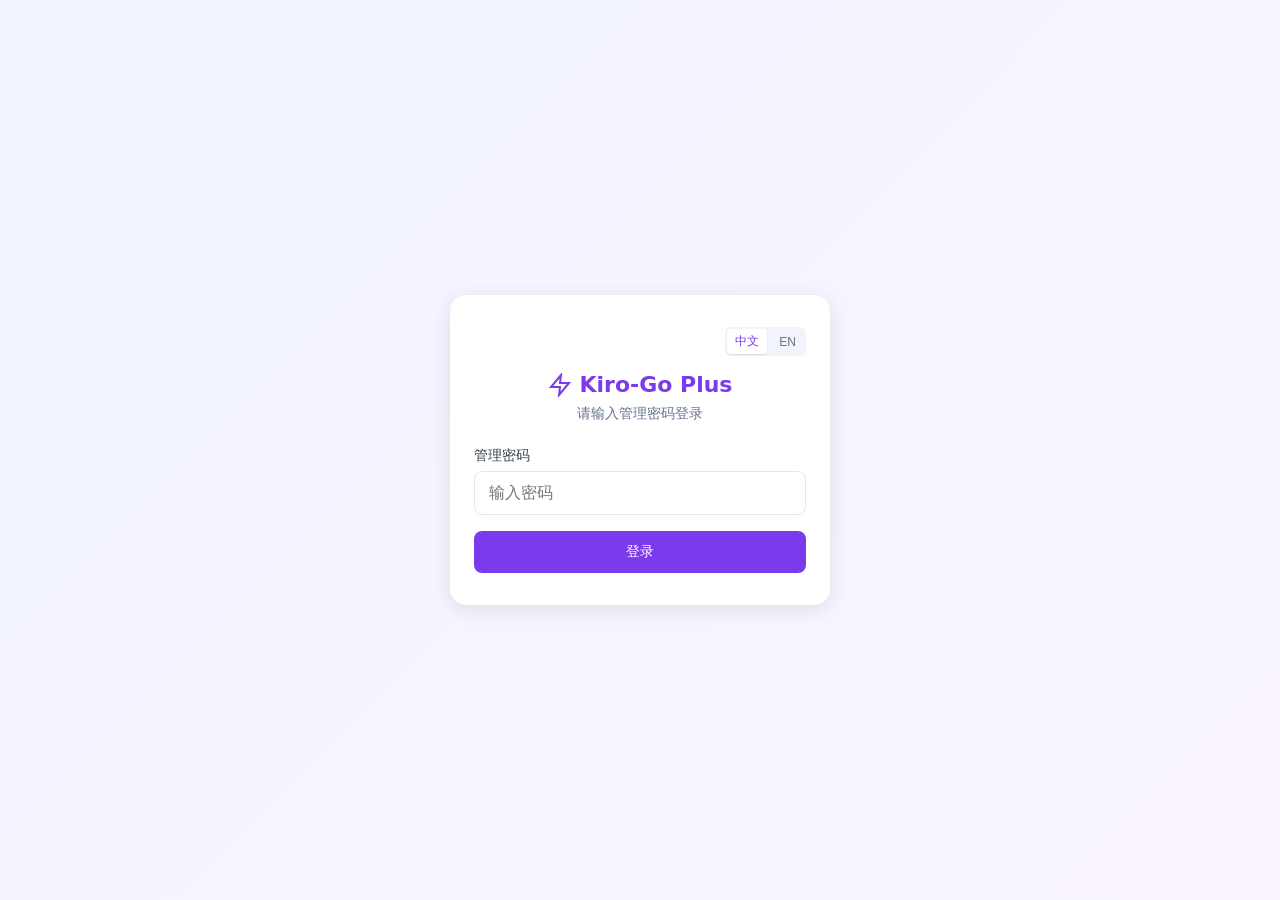
<file: web/index-legacy.html>
<!DOCTYPE html>
<html lang="zh">

<head>
    <meta charset="UTF-8">
    <meta name="viewport" content="width=device-width, initial-scale=1.0, maximum-scale=1.0, user-scalable=no">
    <title>Kiro-Go Plus</title>
    <style>
        * {
            box-sizing: border-box;
            margin: 0;
            padding: 0;
        }

        body {
            font-family: system-ui, -apple-system, sans-serif;
            background: #f8fafc;
            color: #1e293b;
            min-height: 100vh;
            -webkit-tap-highlight-color: transparent;
        }

        .container {
            max-width: 1100px;
            margin: 0 auto;
            padding: 16px;
        }

        .login-wrapper {
            min-height: 100vh;
            display: flex;
            align-items: center;
            justify-content: center;
            background: linear-gradient(135deg, #f0f4ff 0%, #faf5ff 100%);
            padding: 16px;
        }

        .login-box {
            background: #fff;
            padding: 32px 24px;
            border-radius: 16px;
            box-shadow: 0 4px 20px rgba(0, 0, 0, 0.1);
            width: 100%;
            max-width: 380px;
        }

        .login-box h1 {
            text-align: center;
            color: #7c3aed;
            margin-bottom: 8px;
            font-size: 22px;
            justify-content: center;
        }

        .login-box p {
            text-align: center;
            color: #64748b;
            margin-bottom: 24px;
            font-size: 14px;
        }

        .form-group {
            margin-bottom: 16px;
        }

        label {
            display: block;
            margin-bottom: 6px;
            color: #374151;
            font-size: 14px;
            font-weight: 500;
        }

        input[type="text"],
        input[type="password"],
        input[type="number"],
        select,
        textarea {
            width: 100%;
            padding: 12px 14px;
            border: 1px solid #e2e8f0;
            border-radius: 8px;
            font-size: 16px;
            background: #fff;
            color: #1e293b;
            -webkit-appearance: none;
        }

        input:focus,
        textarea:focus {
            outline: none;
            border-color: #7c3aed;
            box-shadow: 0 0 0 3px rgba(124, 58, 237, 0.1);
        }

        textarea {
            resize: vertical;
            min-height: 100px;
            font-family: monospace;
            font-size: 14px;
        }

        .btn {
            padding: 12px 18px;
            border: none;
            border-radius: 8px;
            cursor: pointer;
            font-size: 14px;
            font-weight: 500;
            transition: all 0.2s;
            touch-action: manipulation;
        }

        .btn-primary {
            background: #7c3aed;
            color: white;
        }

        .btn-primary:hover,
        .btn-primary:active {
            background: #6d28d9;
        }

        .btn-danger {
            background: #ef4444;
            color: white;
        }

        .btn-secondary {
            background: #f1f5f9;
            color: #374151;
        }

        .btn-success {
            background: #10B981;
            color: white;
        }

        .btn-sm {
            padding: 8px 12px;
            font-size: 13px;
        }

        .card {
            background: #fff;
            border-radius: 12px;
            padding: 16px;
            margin-bottom: 16px;
            box-shadow: 0 1px 3px rgba(0, 0, 0, 0.1);
        }

        .card-header {
            display: flex;
            justify-content: space-between;
            align-items: center;
            margin-bottom: 16px;
            padding-bottom: 12px;
            border-bottom: 1px solid #e2e8f0;
            flex-wrap: wrap;
            gap: 12px;
        }

        .card-title {
            font-size: 16px;
            font-weight: 600;
        }

        .card-actions {
            display: flex;
            gap: 8px;
            flex-wrap: wrap;
        }

        .stats-grid {
            display: grid;
            grid-template-columns: repeat(3, 1fr);
            gap: 10px;
            margin-bottom: 20px;
        }

        .stat-card {
            background: #fff;
            border-radius: 10px;
            padding: 12px 8px;
            text-align: center;
            box-shadow: 0 1px 3px rgba(0, 0, 0, 0.1);
        }

        .stat-value {
            font-size: 20px;
            font-weight: 700;
            color: #7c3aed;
        }

        .stat-label {
            font-size: 11px;
            color: #64748b;
            margin-top: 2px;
        }

        .badge {
            display: inline-block;
            padding: 3px 8px;
            border-radius: 4px;
            font-size: 11px;
            font-weight: 500;
            white-space: nowrap;
        }

        .badge-success {
            background: #dcfce7;
            color: #16a34a;
        }

        .badge-warning {
            background: #fef3c7;
            color: #d97706;
        }

        .badge-error {
            background: #fee2e2;
            color: #dc2626;
        }

        .badge-info {
            background: #ede9fe;
            color: #7c3aed;
        }

        .badge-pro {
            background: #3b82f6;
            color: white;
        }

        .badge-proplus {
            background: #8b5cf6;
            color: white;
        }

        .badge-power {
            background: #f59e0b;
            color: white;
        }

        .badge-free {
            background: #6b7280;
            color: white;
        }

        .badge-trial {
            background: #10b981;
            color: white;
        }

        .badge-banned {
            background: #dc2626;
            color: white;
        }

        .badge-suspended {
            background: #f59e0b;
            color: white;
        }

        .modal {
            display: none;
            position: fixed;
            top: 0;
            left: 0;
            width: 100%;
            height: 100%;
            background: rgba(0, 0, 0, 0.5);
            z-index: 1000;
            padding: 16px;
            overflow-y: auto;
        }

        .modal.active {
            display: flex;
            align-items: flex-start;
            justify-content: center;
            padding-top: 5vh;
        }

        .modal-content {
            background: #fff;
            border-radius: 12px;
            padding: 20px;
            width: 100%;
            max-width: 600px;
            margin-bottom: 20px;
        }

        .modal-header {
            display: flex;
            justify-content: space-between;
            align-items: center;
            margin-bottom: 20px;
        }

        .modal-title {
            font-size: 18px;
            font-weight: 600;
        }

        .modal-close {
            background: none;
            border: none;
            font-size: 28px;
            cursor: pointer;
            color: #64748b;
            padding: 0 8px;
        }

        .modal-footer {
            margin-top: 20px;
            display: flex;
            gap: 10px;
            justify-content: flex-end;
        }

        .switch {
            position: relative;
            display: inline-block;
            width: 44px;
            height: 24px;
            flex-shrink: 0;
        }

        .switch input {
            opacity: 0;
            width: 0;
            height: 0;
            position: absolute;
        }

        .slider {
            position: absolute;
            cursor: pointer;
            top: 0;
            left: 0;
            right: 0;
            bottom: 0;
            background: #cbd5e1;
            border-radius: 24px;
            transition: 0.3s;
        }

        .slider:before {
            position: absolute;
            content: "";
            height: 18px;
            width: 18px;
            left: 3px;
            bottom: 3px;
            background: white;
            border-radius: 50%;
            transition: 0.3s;
        }

        input:checked+.slider {
            background: #7c3aed;
        }

        input:checked+.slider:before {
            transform: translateX(20px);
        }

        .tabs {
            display: flex;
            gap: 4px;
            margin-bottom: 16px;
            background: #f1f5f9;
            padding: 4px;
            border-radius: 10px;
            overflow-x: auto;
            -webkit-overflow-scrolling: touch;
        }

        .tab {
            padding: 10px 16px;
            border-radius: 8px;
            cursor: pointer;
            color: #64748b;
            font-weight: 500;
            font-size: 14px;
            white-space: nowrap;
            flex-shrink: 0;
        }

        .tab:hover {
            color: #374151;
        }

        .tab.active {
            background: #fff;
            color: #7c3aed;
            box-shadow: 0 1px 3px rgba(0, 0, 0, 0.1);
        }

        .hidden {
            display: none !important;
        }

        .message {
            padding: 12px 16px;
            border-radius: 8px;
            margin-bottom: 12px;
            font-size: 14px;
        }

        .message-error {
            background: #fee2e2;
            color: #dc2626;
        }

        .endpoint {
            background: #f8fafc;
            padding: 12px;
            border-radius: 8px;
            font-family: monospace;
            font-size: 12px;
            margin-bottom: 10px;
            display: flex;
            justify-content: space-between;
            align-items: center;
            gap: 10px;
            word-break: break-all;
        }

        .endpoint span {
            flex: 1;
        }

        .header {
            display: flex;
            align-items: center;
            justify-content: space-between;
            margin-bottom: 16px;
            gap: 12px;
        }

        .header h1 {
            font-size: 18px;
            color: #7c3aed;
        }

        .account-card {
            background: #fff;
            border-radius: 12px;
            padding: 14px;
            margin-bottom: 12px;
            box-shadow: 0 1px 3px rgba(0, 0, 0, 0.1);
            border-left: 4px solid #7c3aed;
        }

        .account-header {
            display: flex;
            justify-content: space-between;
            align-items: flex-start;
            margin-bottom: 10px;
            gap: 10px;
        }

        .account-info {
            flex: 1;
            min-width: 0;
        }

        .account-email {
            font-weight: 600;
            font-size: 14px;
            color: #1e293b;
            word-break: break-all;
        }

        .account-meta {
            display: flex;
            gap: 6px;
            flex-wrap: wrap;
            margin-top: 6px;
        }

        .account-usage {
            margin: 10px 0;
        }

        .usage-bar {
            height: 6px;
            background: #e2e8f0;
            border-radius: 3px;
            overflow: hidden;
        }

        .usage-fill {
            height: 100%;
            background: #7c3aed;
            border-radius: 3px;
            transition: width 0.3s;
        }

        .usage-fill.high {
            background: #f59e0b;
        }

        .usage-fill.critical {
            background: #ef4444;
        }

        .usage-text {
            display: flex;
            justify-content: space-between;
            font-size: 11px;
            color: #64748b;
            margin-top: 4px;
        }

        .usage-label {
            font-size: 12px;
            color: #64748b;
            margin-bottom: 4px;
            font-weight: 500;
        }

        .account-usage+.account-usage {
            margin-top: 8px;
        }

        .badge-trial {
            background: #10b981;
            color: white;
        }

        .account-stats {
            display: grid;
            grid-template-columns: repeat(5, 1fr);
            gap: 6px;
            margin-top: 10px;
            padding-top: 10px;
            border-top: 1px solid #e2e8f0;
        }

        .account-stat {
            text-align: center;
        }

        .account-stat-value {
            font-weight: 600;
            font-size: 13px;
        }

        .account-stat-label {
            font-size: 10px;
            color: #64748b;
        }

        .account-actions {
            display: flex;
            gap: 6px;
            flex-shrink: 0;
            flex-wrap: wrap;
        }

        .detail-section {
            margin-bottom: 20px;
        }

        .detail-section h4 {
            font-size: 13px;
            color: #64748b;
            margin-bottom: 10px;
            text-transform: uppercase;
            letter-spacing: 0.5px;
        }

        .detail-grid {
            display: grid;
            grid-template-columns: 1fr;
            gap: 10px;
        }

        .detail-item {
            background: #f8fafc;
            padding: 10px 12px;
            border-radius: 8px;
        }

        .detail-label {
            font-size: 11px;
            color: #64748b;
            margin-bottom: 2px;
        }

        .detail-value {
            font-size: 13px;
            font-weight: 500;
            word-break: break-all;
        }

        .model-list {
            display: grid;
            gap: 8px;
            max-height: 250px;
            overflow-y: auto;
        }

        .model-item {
            background: #f8fafc;
            padding: 14px 16px;
            border-radius: 8px;
            margin-bottom: 10px;
            transition: background 0.2s ease;
        }

        .model-item:last-child {
            margin-bottom: 0;
        }

        .model-item:hover {
            background: #f1f5f9;
        }

        .model-name {
            font-weight: 600;
            font-size: 14px;
            color: #0f172a;
            line-height: 1.4;
        }

        .model-credit {
            font-size: 13px;
            margin-top: 4px;
        }

        .credit-ratio {
            color: #7c3aed;
            font-weight: 600;
        }

        .model-info {
            font-size: 12px;
            color: #64748b;
            margin-top: 6px;
            line-height: 1.5;
        }

        .btn-icon {
            display: inline-flex;
            align-items: center;
            justify-content: center;
            width: 36px;
            height: 36px;
            padding: 0;
        }

        .btn-icon svg {
            width: 18px;
            height: 18px;
        }

        .loading {
            opacity: 0.6;
            pointer-events: none;
        }

        .logo {
            display: flex;
            align-items: center;
            gap: 8px;
        }

        .logo svg {
            width: 24px;
            height: 24px;
            color: #7c3aed;
        }

        .machine-id-row {
            display: flex;
            gap: 8px;
            align-items: stretch;
            flex-wrap: wrap;
        }

        .machine-id-row input {
            flex: 1;
            min-width: 200px;
            font-family: monospace;
            font-size: 11px;
        }

        .machine-id-row .btn {
            flex-shrink: 0;
        }

        .lang-switch {
            display: flex;
            gap: 4px;
            background: #f1f5f9;
            padding: 2px;
            border-radius: 6px;
        }

        .lang-btn {
            padding: 4px 8px;
            border: none;
            background: transparent;
            cursor: pointer;
            font-size: 12px;
            border-radius: 4px;
            color: #64748b;
        }

        .lang-btn.active {
            background: #fff;
            color: #7c3aed;
            box-shadow: 0 1px 2px rgba(0, 0, 0, 0.1);
        }

        .header-right {
            display: flex;
            align-items: center;
            gap: 10px;
        }

        @media (max-width: 640px) {
            .container {
                padding: 12px;
            }

            .stats-grid {
                grid-template-columns: repeat(3, 1fr);
                gap: 8px;
            }

            .stat-card {
                padding: 10px 6px;
            }

            .stat-value {
                font-size: 18px;
            }

            .stat-label {
                font-size: 10px;
            }

            .card {
                padding: 14px;
            }

            .card-header {
                flex-direction: column;
                align-items: flex-start;
            }

            .card-actions {
                width: 100%;
            }

            .card-actions .btn {
                flex: 1;
                text-align: center;
            }

            .account-header {
                flex-direction: column;
            }

            .account-actions {
                width: 100%;
                justify-content: flex-start;
            }

            .account-actions .btn {
                padding: 8px 10px;
                font-size: 12px;
            }

            .account-stats {
                grid-template-columns: repeat(2, 1fr);
            }

            .detail-grid {
                grid-template-columns: 1fr;
            }

            .tabs {
                gap: 2px;
            }

            .tab {
                padding: 10px 12px;
                font-size: 13px;
            }

            .modal-content {
                padding: 16px;
            }

            .endpoint {
                flex-direction: column;
                align-items: stretch;
            }

            .endpoint .btn {
                width: 100%;
            }

            .machine-id-row {
                flex-direction: column;
            }

            .machine-id-row input {
                min-width: 100%;
            }

            .machine-id-row .btn {
                width: 100%;
            }
        }

        @media (min-width: 641px) {
            .detail-grid {
                grid-template-columns: repeat(2, 1fr);
            }
        }

        /* 隐私模式开关样式 */
        .privacy-toggle {
            white-space: nowrap;
        }

        @media (max-width: 640px) {
            .privacy-toggle {
                order: -1;
                width: 100%;
                justify-content: space-between;
                padding: 8px 0;
                border-bottom: 1px solid #e2e8f0;
                margin-bottom: 8px;
            }

            .privacy-toggle span {
                font-size: 14px;
            }
        }
    </style>
</head>

<body>
    <div id="loginPage" class="login-wrapper">
        <div class="login-box">
            <div style="display:flex;justify-content:flex-end;margin-bottom:16px">
                <div class="lang-switch">
                    <button class="lang-btn" data-lang="zh" onclick="setLang('zh')">中文</button>
                    <button class="lang-btn" data-lang="en" onclick="setLang('en')">EN</button>
                </div>
            </div>
            <h1 class="logo"><svg viewBox="0 0 24 24" fill="none" stroke="currentColor" stroke-width="2">
                    <path d="M13 2L3 14h9l-1 8 10-12h-9l1-8z" />
                </svg>Kiro-Go Plus</h1>
            <p data-i18n="login.subtitle"></p>
            <div class="form-group">
                <label data-i18n="login.password"></label>
                <input type="password" id="pwdField" data-i18n-placeholder="login.passwordPlaceholder"
                    autocomplete="off">
            </div>
            <button type="button" class="btn btn-primary" style="width:100%" onclick="login()"
                data-i18n="login.submit"></button>
            <div id="loginError" class="message message-error hidden" style="margin-top:12px"></div>
        </div>
    </div>
    <div id="mainPage" class="container hidden">
        <div class="header">
            <h1 class="logo"><svg viewBox="0 0 24 24" fill="none" stroke="currentColor" stroke-width="2">
                    <path d="M13 2L3 14h9l-1 8 10-12h-9l1-8z" />
                </svg>Kiro-Go Plus</h1>
            <div class="header-right">
                <div class="lang-switch">
                    <button class="lang-btn" data-lang="zh" onclick="setLang('zh')">中文</button>
                    <button class="lang-btn" data-lang="en" onclick="setLang('en')">EN</button>
                </div>
                <span class="badge badge-success" id="statusBadge" data-i18n="status.running"></span>
                <span class="badge badge-info" id="versionBadge" style="cursor:pointer" onclick="checkUpdate(true)"></span>
                <button class="btn btn-sm btn-danger" onclick="logout()" data-i18n="common.logout" style="padding:4px 12px;font-size:12px"></button>
            </div>
        </div>
        <div class="stats-grid">
            <div class="stat-card">
                <div class="stat-value" id="statAccounts">0</div>
                <div class="stat-label" data-i18n="stats.accounts"></div>
            </div>
            <div class="stat-card">
                <div class="stat-value" id="statRequests">0</div>
                <div class="stat-label" data-i18n="stats.requests"></div>
            </div>
            <div class="stat-card">
                <div class="stat-value" id="statSuccess">0</div>
                <div class="stat-label" data-i18n="stats.success"></div>
            </div>
            <div class="stat-card">
                <div class="stat-value" id="statFailed">0</div>
                <div class="stat-label" data-i18n="stats.failed"></div>
            </div>
            <div class="stat-card">
                <div class="stat-value" id="statTokens">0</div>
                <div class="stat-label">Tokens</div>
            </div>
            <div class="stat-card">
                <div class="stat-value" id="statCredits">0</div>
                <div class="stat-label">Credits</div>
            </div>
        </div>
        <div class="tabs">
            <div class="tab active" data-tab="accounts" data-i18n="tabs.accounts"></div>
            <div class="tab" data-tab="settings" data-i18n="tabs.settings"></div>
            <div class="tab" data-tab="api" data-i18n="tabs.api"></div>
        </div>
        <div id="tabAccounts" class="tab-content">
            <div class="card">
                <div class="card-header">
                    <span class="card-title" data-i18n="accounts.title"></span>
                    <div class="card-actions">
                        <div class="privacy-toggle" style="display:flex;align-items:center;gap:8px;cursor:pointer;user-select:none">
                            <span style="font-size:13px;color:#374151;font-weight:500" data-i18n="privacy.label"></span>
                            <label class="switch" style="margin:0">
                                <input type="checkbox" id="privacyModeToggle" checked onchange="togglePrivacyMode()">
                                <span class="slider"></span>
                            </label>
                        </div>
                        <button class="btn btn-secondary btn-sm" onclick="showExportModal()" data-i18n="accounts.export"></button>
                        <button class="btn btn-secondary btn-sm" onclick="refreshAllModels()" data-i18n="models.refreshAll"></button>
                        <button class="btn btn-primary btn-sm" onclick="showModal('add')" data-i18n="accounts.add"></button>
                    </div>
                </div>
                <div id="accountsToolbar" style="display:flex;gap:8px;align-items:center;padding:0 20px 12px">
                    <label style="display:flex;align-items:center;gap:4px;cursor:pointer;user-select:none;flex-shrink:0"><input type="checkbox" id="selectAllCheckbox" onchange="toggleSelectAll(this.checked)" style="width:15px;height:15px;cursor:pointer"> <span style="font-size:13px;color:#374151" data-i18n="batch.selectAll"></span></label>
                    <div style="height:16px;width:1px;background:#e2e8f0;flex-shrink:0"></div>
                    <div id="batchBar" style="display:none;align-items:center;gap:6px;flex-shrink:0">
                        <span id="batchCount" style="font-size:12px;color:#7c3aed;font-weight:600;white-space:nowrap"></span>
                        <button class="btn btn-sm btn-primary" onclick="batchAction('enable')" style="padding:3px 10px;font-size:12px" data-i18n="batch.enable"></button>
                        <button class="btn btn-sm btn-secondary" onclick="batchAction('disable')" style="padding:3px 10px;font-size:12px" data-i18n="batch.disable"></button>
                        <button class="btn btn-sm btn-secondary" onclick="batchAction('refresh')" style="padding:3px 10px;font-size:12px" data-i18n="batch.refresh"></button>
                        <button class="btn btn-sm btn-secondary" onclick="batchRefreshModels()" style="padding:3px 10px;font-size:12px" data-i18n="batch.refreshModels"></button>
                        <div style="height:16px;width:1px;background:#e2e8f0;flex-shrink:0"></div>
                    </div>
                    <div style="display:flex;gap:6px;align-items:center;margin-left:auto;flex-shrink:0">
                        <input type="text" id="filterSearch" oninput="onFilterChange()" style="width:260px;padding:8px 12px;border:1px solid #e2e8f0;border-radius:6px;font-size:14px;outline:none" data-i18n-placeholder="filter.search">
                        <select id="filterStatusSelect" onchange="onFilterChange()" style="padding:4px 6px;border:1px solid #e2e8f0;border-radius:6px;font-size:12px;background:#fff;cursor:pointer">
                            <option value="all" data-i18n="filter.all"></option>
                            <option value="enabled" data-i18n="filter.enabled"></option>
                            <option value="disabled" data-i18n="filter.disabled"></option>
                            <option value="banned" data-i18n="filter.banned"></option>
                        </select>
                    </div>
                </div>
                <div id="accountsList"></div>
            </div>
        </div>
        <div id="tabSettings" class="tab-content hidden">
            <div class="card">
                <div class="card-header"><span class="card-title" data-i18n="settings.apiSettings"></span></div>
                <div class="form-group">
                    <label style="display:flex;align-items:center;gap:10px">
                        <label class="switch"><input type="checkbox" id="requireApiKey"><span
                                class="slider"></span></label>
                        <span data-i18n="settings.enableApiKey"></span>
                    </label>
                </div>
                <div class="form-group"><label>API Key</label><div style="display:flex;gap:8px;align-items:stretch"><input type="text" id="apiKeyInput" style="flex:1"
                        data-i18n-placeholder="settings.apiKeyPlaceholder"><button class="btn btn-sm btn-secondary" onclick="generateApiKey()" data-i18n="settings.generateApiKey"></button></div></div>
                <button class="btn btn-primary" onclick="saveSettings()" data-i18n="common.save"></button>
            </div>
            <div class="card">
                <div class="card-header"><span class="card-title" data-i18n="settings.usageSettings"></span></div>
                <div class="form-group">
                    <label style="display:flex;align-items:center;gap:10px">
                        <label class="switch"><input type="checkbox" id="allowOverUsage"><span
                                class="slider"></span></label>
                        <span data-i18n="settings.allowOverUsage"></span>
                    </label>
                    <small style="color:#64748b;font-size:12px;margin-top:4px;display:block"
                        data-i18n="settings.allowOverUsageHint"></small>
                </div>
                <button class="btn btn-primary" onclick="saveOverUsageConfig()" data-i18n="common.save"></button>
            </div>
            <div class="card">
                <div class="card-header"><span class="card-title" data-i18n="settings.thinkingSettings"></span></div>
                <div class="form-group">
                    <label data-i18n="settings.thinkingSuffix"></label>
                    <input type="text" id="thinkingSuffix" placeholder="-thinking">
                    <small style="color:#64748b;font-size:12px;margin-top:4px;display:block"
                        data-i18n="settings.thinkingSuffixHint"></small>
                </div>
                <div class="form-group">
                    <label data-i18n="settings.openaiFormat"></label>
                    <select id="openaiThinkingFormat">
                        <option value="reasoning_content">reasoning_content (DeepSeek)</option>
                        <option value="thinking">&lt;thinking&gt; (Claude)</option>
                        <option value="think">&lt;think&gt; (OpenAI)</option>
                    </select>
                </div>
                <div class="form-group">
                    <label data-i18n="settings.claudeFormat"></label>
                    <select id="claudeThinkingFormat">
                        <option value="thinking">&lt;thinking&gt; (Claude)</option>
                        <option value="think">&lt;think&gt; (OpenAI)</option>
                        <option value="reasoning_content" data-i18n="settings.noTag"></option>
                    </select>
                </div>
                <button class="btn btn-primary" onclick="saveThinkingConfig()"
                    data-i18n="settings.saveThinking"></button>
            </div>
            <div class="card">
                <div class="card-header"><span class="card-title" data-i18n="settings.endpointSettings"></span></div>
                <div class="form-group">
                    <label data-i18n="settings.preferredEndpoint"></label>
                    <select id="preferredEndpoint">
                        <option value="auto" data-i18n="settings.endpointAuto"></option>
                        <option value="kiro">Kiro IDE</option>
                        <option value="codewhisperer">CodeWhisperer</option>
                        <option value="amazonq">AmazonQ</option>
                    </select>
                    <small style="color:#64748b;font-size:12px;margin-top:4px;display:block"
                        data-i18n="settings.endpointHint"></small>
                </div>
                <div class="form-group">
                    <label style="display:flex;align-items:center;gap:8px;cursor:pointer">
                        <input type="checkbox" id="endpointFallback" checked>
                        <span data-i18n="settings.endpointFallback"></span>
                    </label>
                    <small style="color:#64748b;font-size:12px;margin-top:4px;display:block"
                        data-i18n="settings.endpointFallbackHint"></small>
                </div>
                <button class="btn btn-primary" onclick="saveEndpointConfig()"
                    data-i18n="settings.saveEndpoint"></button>
            </div>
            <div class="card">
                <div class="card-header"><span class="card-title" data-i18n="settings.adminPassword"></span></div>
                <div class="form-group"><label data-i18n="settings.newPassword"></label><input type="password"
                        id="newPassword" data-i18n-placeholder="settings.newPasswordPlaceholder"></div>
                <button class="btn btn-primary" onclick="changePassword()" data-i18n="settings.changePassword"></button>
            </div>
            <div class="card">
                <div class="card-header"><span class="card-title" data-i18n="settings.proxySettings"></span></div>
                <div class="form-group">
                    <label data-i18n="settings.proxyType"></label>
                    <select id="proxyType" onchange="onProxyTypeChange()">
                        <option value="none" data-i18n="settings.proxyNone"></option>
                        <option value="socks5">SOCKS5</option>
                        <option value="http">HTTP</option>
                    </select>
                </div>
                <div id="proxyFields" style="display:none">
                    <div class="form-group">
                        <label data-i18n="settings.proxyHost"></label>
                        <div style="display:flex;gap:8px;align-items:stretch">
                            <input type="text" id="proxyHost" style="flex:1" placeholder="127.0.0.1">
                            <input type="number" id="proxyPort" style="width:90px" placeholder="1080" min="1" max="65535">
                        </div>
                    </div>
                    <div class="form-group">
                        <label data-i18n="settings.proxyAuth"></label>
                        <div style="display:flex;gap:8px">
                            <input type="text" id="proxyUsername" style="flex:1" data-i18n-placeholder="settings.proxyUsername" autocomplete="off">
                            <input type="password" id="proxyPassword" style="flex:1" data-i18n-placeholder="settings.proxyPassword" autocomplete="new-password">
                        </div>
                    </div>
                </div>
                <button class="btn btn-primary" onclick="saveProxyConfig()" data-i18n="settings.saveProxy"></button>
            </div>
            <div class="card">
                <div class="card-header"><span class="card-title" data-i18n="settings.promptFilter"></span></div>
                <div class="form-group">
                    <label style="font-weight:600;margin-bottom:12px;display:block" data-i18n="settings.builtinFilters"></label>
                    <div style="display:flex;flex-direction:column;gap:12px">
                        <div>
                            <label style="display:flex;align-items:center;gap:10px">
                                <label class="switch"><input type="checkbox" id="filterClaudeCode"><span class="slider"></span></label>
                                <span data-i18n="settings.filterClaudeCode"></span>
                            </label>
                            <small style="color:#64748b;font-size:12px;margin-top:4px;display:block;margin-left:54px" data-i18n="settings.filterClaudeCodeHint"></small>
                        </div>
                        <div>
                            <label style="display:flex;align-items:center;gap:10px">
                                <label class="switch"><input type="checkbox" id="filterEnvNoise"><span class="slider"></span></label>
                                <span data-i18n="settings.filterEnvNoise"></span>
                            </label>
                            <small style="color:#64748b;font-size:12px;margin-top:4px;display:block;margin-left:54px" data-i18n="settings.filterEnvNoiseHint"></small>
                        </div>
                        <div>
                            <label style="display:flex;align-items:center;gap:10px">
                                <label class="switch"><input type="checkbox" id="filterStripBoundaries"><span class="slider"></span></label>
                                <span data-i18n="settings.filterStripBoundaries"></span>
                            </label>
                            <small style="color:#64748b;font-size:12px;margin-top:4px;display:block;margin-left:54px" data-i18n="settings.filterStripBoundariesHint"></small>
                        </div>
                    </div>
                </div>
                <div class="form-group" style="margin-top:16px">
                    <label style="font-weight:600;margin-bottom:8px;display:block" data-i18n="settings.customRules"></label>
                    <div id="promptFilterRules" style="margin-bottom:8px"></div>
                    <div style="display:flex;gap:8px;flex-wrap:wrap">
                        <button class="btn btn-sm btn-secondary" onclick="addPromptRule('regex')" data-i18n="promptFilter.addRegex"></button>
                        <button class="btn btn-sm btn-secondary" onclick="addPromptRule('lines-containing')" data-i18n="promptFilter.addContains"></button>
                    </div>
                </div>
                <button class="btn btn-primary" onclick="savePromptFilter()" data-i18n="settings.savePromptFilter"></button>
            </div>
            <div class="card">
                <div class="card-header"><span class="card-title" data-i18n="settings.statistics"></span></div>
                <button class="btn btn-danger" onclick="resetStats()" data-i18n="settings.resetStats"></button>
            </div>
        </div>
        <div id="tabApi" class="tab-content hidden">
            <div class="card">
                <div class="card-header"><span class="card-title" data-i18n="api.endpoints"></span></div>
                <p style="margin-bottom:10px;font-weight:500;font-size:14px">Claude API</p>
                <div class="endpoint"><span id="claudeEndpoint"></span><button class="btn btn-sm btn-secondary"
                        onclick="copy('claudeEndpoint')" data-i18n="common.copy"></button></div>
                <p style="margin:14px 0 10px;font-weight:500;font-size:14px">OpenAI API</p>
                <div class="endpoint"><span id="openaiEndpoint"></span><button class="btn btn-sm btn-secondary"
                        onclick="copy('openaiEndpoint')" data-i18n="common.copy"></button></div>
                <p style="margin:14px 0 10px;font-weight:500;font-size:14px" data-i18n="api.modelList"></p>
                <div class="endpoint"><span id="modelsEndpoint"></span><button class="btn btn-sm btn-secondary"
                        onclick="copy('modelsEndpoint')" data-i18n="common.copy"></button></div>
                <p style="margin:14px 0 10px;font-weight:500;font-size:14px" data-i18n="api.stats"></p>
                <div class="endpoint"><span id="statsEndpoint"></span><button class="btn btn-sm btn-secondary"
                        onclick="copy('statsEndpoint')" data-i18n="common.copy"></button></div>
                <p style="font-size:12px;color:#64748b;margin-top:4px" data-i18n="api.statsHint"></p>
            </div>
        </div>
    </div>
    <div id="addModal" class="modal">
        <div class="modal-content">
            <div class="modal-header"><span class="modal-title" id="modalTitle"></span><button class="modal-close"
                    onclick="closeModal()">&times;</button></div>
            <div id="modalBody"></div>
        </div>
    </div>
    <div id="detailModal" class="modal">
        <div class="modal-content">
            <div class="modal-header"><span class="modal-title" data-i18n="detail.title"></span><button
                    class="modal-close" onclick="closeDetailModal()">&times;</button></div>
            <div id="detailBody"></div>
        </div>
    </div>
    <div id="exportModal" class="modal">
        <div class="modal-content">
            <div class="modal-header"><span class="modal-title" data-i18n="export.title"></span><button
                    class="modal-close" onclick="closeExportModal()">&times;</button></div>
            <div id="exportBody"></div>
        </div>
    </div>
    <div id="updateModal" class="modal">
        <div class="modal-content">
            <div class="modal-header"><span class="modal-title" data-i18n="update.title"></span><button
                    class="modal-close" onclick="closeUpdateModal()">&times;</button></div>
            <div id="updateBody"></div>
        </div>
    </div>
    <script>
        const i18n = {
            zh: {
                'login.subtitle': '请输入管理密码登录',
                'login.password': '管理密码',
                'login.passwordPlaceholder': '输入密码',
                'login.submit': '登录',
                'login.error': '密码错误',
                'login.connectError': '连接失败',
                'status.running': '运行中',
                'stats.accounts': '账号',
                'stats.requests': '请求',
                'stats.success': '成功',
                'stats.failed': '失败',
                'tabs.accounts': '账号',
                'tabs.settings': '设置',
                'tabs.api': 'API',
                'accounts.title': '账号列表',
                'accounts.add': '添加账号',
                'accounts.empty': '暂无账号',
                'accounts.refresh': '刷新',
                'accounts.detail': '详情',
                'accounts.enable': '启用',
                'accounts.disable': '禁用',
                'accounts.delete': '删除',
                'accounts.requests': '请求',
                'accounts.tokens': 'Tokens',
                'accounts.credits': 'Credits',
                'accounts.expiry': '到期',
                'accounts.noToken': '无Token',
                'accounts.expired': '已过期',
                'accounts.disabled': '已禁用',
                'accounts.normal': '正常',
                'accounts.enabled': '已启用',
                'accounts.banned': '已封禁',
                'accounts.suspended': '已暂停',
                'accounts.refreshFailed': '刷新失败',
                'accounts.confirmDelete': '确定删除？',
                'accounts.mainQuota': '主配额',
                'accounts.trialQuota': '试用配额',
                'accounts.trial': '试用中',
                'accounts.trialExpired': '已过期',
                'accounts.trialToday': '今天到期',
                'accounts.copyJSON': '复制 JSON',
                'accounts.copyJSONSuccess': 'JSON 已复制到剪贴板',
                'accounts.trialDays': '天后到期',
                'accounts.overage': '超额调用',
                'time.expired': '已过期',
                'time.minutes': '分钟',
                'time.hours': '小时',
                'time.days': '天',
                'settings.apiSettings': 'API 设置',
                'settings.enableApiKey': '启用 API Key 验证',
                'settings.apiKeyPlaceholder': '留空则不验证',
                'settings.generateApiKey': '随机生成',
                'settings.usageSettings': '用量控制',
                'settings.allowOverUsage': '允许超额使用',
                'settings.allowOverUsageHint': '开启后，即使账号额度用尽也会继续使用该账号处理请求，不再因余额不足而报错',
                'settings.overUsageSaved': '超额使用设置已保存',
                'settings.thinkingSettings': 'Thinking 模式设置',
                'settings.thinkingSuffix': '触发后缀',
                'settings.thinkingSuffixHint': '模型名称加此后缀即启用思考模式，如 claude-sonnet-4.5-thinking',
                'settings.openaiFormat': 'OpenAI API 输出格式',
                'settings.claudeFormat': 'Claude API 输出格式',
                'settings.noTag': '直接输出 (无标签)',
                'settings.saveThinking': '保存 Thinking 设置',
                'settings.thinkingSaved': 'Thinking 设置已保存',
                'settings.endpointSettings': 'Kiro 端点设置',
                'settings.preferredEndpoint': '首选端点',
                'settings.endpointAuto': '自动选择',
                'settings.endpointHint': '选择首选端点，自动选择模式下会根据可用性自动选择端点',
                'settings.endpointFallback': '端点不可用时自动切换',
                'settings.endpointFallbackHint': '关闭后，仅使用选定的端点，不会自动切换到其他端点',
                'settings.saveEndpoint': '保存端点设置',
                'settings.endpointSaved': '端点设置已保存',
                'settings.adminPassword': '管理密码',
                'settings.newPassword': '新密码',
                'settings.newPasswordPlaceholder': '输入新密码',
                'settings.changePassword': '修改密码',
                'settings.passwordRequired': '请输入新密码',
                'settings.passwordChanged': '密码已修改',
                'settings.statistics': '统计',
                'settings.resetStats': '重置统计',
                'settings.confirmReset': '确定重置统计？',
                'settings.proxySettings': '出站代理设置',
                'settings.proxyType': '代理类型',
                'settings.proxyNone': '直连（不使用代理）',
                'settings.proxyHost': '地址 / 端口',
                'settings.proxyAuth': '认证（可选）',
                'settings.proxyUsername': '用户名',
                'settings.proxyPassword': '密码',
                'settings.proxyHostRequired': '请填写代理地址和端口',
                'settings.saveProxy': '保存代理设置',
                'settings.proxySaved': '代理设置已保存',
                'settings.promptFilter': 'System Prompt 过滤',
                'settings.builtinFilters': '内置过滤器',
                'settings.filterClaudeCode': '替换 Claude Code CLI 系统提示',
                'settings.filterClaudeCodeHint': '检测到 Claude Code 内置系统提示时，替换为精简的后端提示词，避免泄露大量 CLI 指令到请求体。',
                'settings.filterEnvNoise': '过滤环境噪音行',
                'settings.filterEnvNoiseHint': '移除系统提示中注入的环境变量、Git 状态、最近提交等噪音内容。',
                'settings.filterStripBoundaries': '移除边界标记',
                'settings.filterStripBoundariesHint': '移除 --- SYSTEM PROMPT --- / --- END SYSTEM PROMPT --- 等边界标记行。',
                'settings.savePromptFilter': '保存过滤设置',
                'settings.promptFilterSaved': '过滤设置已保存',
                'settings.customRules': '自定义过滤规则',
                'api.endpoints': 'API 端点',
                'api.modelList': '模型列表',
                'api.stats': '统计数据',
                'api.statsHint': '需要在请求头中携带 API Key 鉴权（Authorization: Bearer sk-xxx），未启用 API Key 验证时无需鉴权',
                'detail.title': '账号详情',
                'detail.basicInfo': '基本信息',
                'detail.email': '邮箱',
                'detail.userId': '用户ID',
                'detail.authMethod': '认证方式',
                'detail.region': 'Region',
                'detail.machineId': '机器码',
                'detail.generate': '生成',
                'detail.subscription': '订阅信息',
                'detail.subscriptionType': '订阅类型',
                'detail.tokenExpiry': 'Token到期',
                'detail.usage': '用量',
                'detail.mainQuota': '主配额',
                'detail.trialQuota': '试用配额',
                'detail.trialStatus': '试用状态',
                'detail.trialExpiry': '试用到期',
                'detail.resetDate': '重置日期',
                'detail.statistics': '统计',
                'detail.requestCount': '请求数',
                'detail.errorCount': '错误数',
                'detail.totalTokens': '总Tokens',
                'detail.totalCredits': '总Credits',
                'detail.models': '可用模型',
                'detail.loadModels': '加载',
                'detail.refreshModelCache': '刷新路由缓存',
                'detail.loading': '加载中...',
                'detail.noModels': '无可用模型',
                'detail.loadFailed': '加载失败',
                'detail.machineIdError': '机器码格式错误',
                'detail.saved': '已保存',
                'detail.saveFailed': '保存失败',
                'detail.generateFailed': '生成失败',
                'modal.addAccount': '添加账号',
                'modal.builderIdTitle': 'AWS Builder ID',
                'modal.builderIdDesc': '通过 AWS Builder ID 授权登录添加个人账号',
                'modal.iamTitle': 'IAM Identity Center (企业 SSO) 登录',
                'modal.iamDesc': '通过 IAM Identity Center (企业 SSO) 授权添加企业账号',
                'modal.ssoTitle': 'SSO Token',
                'modal.ssoDesc': '通过浏览器 x-amz-sso_authn Token 添加账号',
                'modal.localTitle': 'Kiro 本地缓存',
                'modal.localDesc': '通过 Kiro IDE 本地缓存文件添加账号',
                'modal.credentialsTitle': '凭证 JSON',
                'modal.credentialsDesc': '通过 Kiro Account Manager 导出的凭证添加账号',
                'modal.cookieTitle': 'Kiro 网页 Cookie',
                'modal.cookieDesc': '通过从 Kiro 网页 Cookie 中获取的 RefreshToken 添加账号',
                'cookie.howToGet': '如何获取 RefreshToken？',
                'cookie.step1': '打开浏览器，访问并登录',
                'cookie.step2': '在页面空白处右键 → 检查 → Application → Cookies → https://app.kiro.dev',
                'cookie.step3': '在列表中找到 <b>RefreshToken</b>，双击其 Value 列并复制',
                'cookie.refreshToken': 'RefreshToken',
                'cookie.provider': '登录方式',
                'cookie.github': 'GitHub',
                'cookie.google': 'Google',
                'cookie.refreshTokenPlaceholder': '粘贴 RefreshToken Cookie 的值',
                'cookie.refreshTokenMissing': '请填写 RefreshToken',
                'cookie.importSuccess': '账号添加成功',
                'cookie.link': 'https://app.kiro.dev/account/usage',
                'builderid.startLogin': '开始登录',
                'builderid.verifyCode': '请在浏览器中输入上方验证码',
                'builderid.verifyUrl': '验证链接',
                'builderid.open': '打开',
                'builderid.waiting': '等待授权中...',
                'builderid.success': '登录成功',
                'iam.startUrl': 'Start URL',
                'iam.loginUrl': '登录链接',
                'iam.completeLogin': '请在浏览器中完成登录，然后粘贴回调 URL',
                'iam.callbackUrl': '回调 URL',
                'iam.complete': '完成登录',
                'sso.howToGet': '如何获取 Token?',
                'sso.step1': '在浏览器中访问并登录',
                'sso.step2': '按 F12 打开开发者工具 → Application → Cookies',
                'sso.step3': '找到并复制',
                'sso.tokenLabel': 'x-amz-sso_authn',
                'sso.tokenHint': '*支持批量导入，每行一个 Token',
                'sso.tokenPlaceholder': '粘贴 x-amz-sso_authn 值',
                'sso.importSuccess': '成功添加 {0} 个账号',
                'sso.importPartial': '，{0} 个失败',
                'local.fileLocation': '文件位置',
                'local.loginChannel': '登录渠道',
                'local.tokenFile': 'kiro-auth-token.json',
                'local.tokenRequired': '*必填',
                'local.clientFile': '{hash}.json',
                'local.clientRequired': '*IdC 登录必填',
                'local.pasteOrUpload': '粘贴文件内容或上传文件',
                'local.upload': '上传',
                'local.tokenMissing': '请提供 kiro-auth-token.json 内容',
                'local.tokenInvalid': 'kiro-auth-token.json 格式错误',
                'local.refreshTokenMissing': '缺少 refreshToken',
                'local.clientMissing': 'IdC 登录需要提供 {hash}.json 内容',
                'local.clientInvalid': '{hash}.json 格式错误',
                'local.clientSecretMissing': '缺少 clientId 或 clientSecret',
                'local.importSuccess': '导入成功',
                'credentials.label': '凭证 JSON',
                'credentials.authMethod': '认证方式',
                'credentials.authHint': '*影响 Token 刷新方式',
                'credentials.social': 'Social (AWS Builder ID / Google / GitHub)',
                'credentials.idc': 'IAM Identity Center (企业 SSO)',
                'credentials.jsonError': 'JSON 格式错误',
                'credentials.batchHint': '支持单个对象、JSON 数组或 Kiro Account Manager 导出格式批量导入。必填: refreshToken。可选: provider (BuilderId/Enterprise/Github/Google), clientId, clientSecret',
                'common.save': '保存设置',
                'common.saved': '保存',
                'common.copy': '复制',
                'common.copied': '已复制',
                'common.cancel': '取消',
                'common.back': '返回',
                'common.add': '添加',
                'common.failed': '失败',
                'common.saveFailed': '保存失败',
                'common.logout': '退出登录',
                'accounts.export': '导出',
                'models.refreshAll': '刷新模型缓存',
                'models.confirmRefreshAll': '确定为所有已启用账号刷新模型缓存？',
                'models.refreshAllDone': '模型缓存刷新完成，共缓存 {0} 个模型',
                'export.title': '导出账号',
                'export.selectAll': '全选',
                'export.deselectAll': '取消全选',
                'export.selected': '已选 {0} 个',
                'export.downloadJson': '下载 JSON',
                'export.showJson': '显示 JSON',
                'export.copyJson': '复制 JSON',
                'export.copied': '已复制到剪贴板',
                'export.noSelection': '请至少选择一个账号',
                'update.title': '版本更新',
                'update.current': '当前版本',
                'update.latest': '最新版本',
                'update.newVersion': '发现新版本',
                'update.upToDate': '已是最新版本',
                'update.checkFailed': '检查更新失败',
                'update.goDownload': '前往下载',
                'update.changelog': '更新内容',
                'privacy.label': '隐私模式',
                'privacy.tooltip': '开启后邮箱将脱敏显示',
                'batch.enable': '批量启用',
                'batch.disable': '批量禁用',
                'batch.refresh': '批量刷新',
                'batch.refreshModels': '批量刷新模型',
                'batch.selected': '已选 {0} 个',
                'batch.selectAll': '全选',
                'batch.confirmEnable': '确定批量启用 {0} 个账号？',
                'batch.confirmDisable': '确定批量禁用 {0} 个账号？',
                'batch.confirmRefresh': '确定批量刷新 {0} 个账号？',
                'batch.refreshResult': '刷新完成：成功 {0}，失败 {1}',
                'batch.confirmRefreshModels': '确定为已选 {0} 个账号刷新模型缓存？',
                'batch.refreshModelsResult': '模型缓存刷新完成：成功 {0}，失败 {1}',
                'batch.done': '操作完成',
                'filter.search': '搜索邮箱/昵称...',
                'filter.all': '全部',
                'filter.enabled': '已启用',
                'filter.disabled': '已禁用',
                'filter.banned': '已封禁',
                'accounts.weight': '权重',
                'detail.weight': '请求权重',
                'detail.weightHint': '0-1=普通, 2+=高优先级',
                'detail.overage': '超额调用设置',
                'detail.allowOverage': '配额耗尽后继续调用',
                'detail.overageHint': '超额后调用频率权重（1~10），值越大频率越高',
                'detail.proxyURL': '独立代理',
                'detail.proxyHint': '留空则使用全局代理，格式: socks5://host:port 或 http://host:port',
                'detail.proxySaved': '代理已保存',
                'accounts.test': '测试',
                'accounts.testing': '测试中...',
                'accounts.testSuccess': '测试成功',
                'accounts.testFailed': '测试失败',
                'accounts.selectModel': '选择测试模型',
                'detail.save': '保存',
                'detail.overageWeight': '超额调用权重',
                'accounts.testLog.title': '测试日志',
                'accounts.testLog.clear': '清空',
                'accounts.testLog.hide': '隐藏',
                'accounts.testLog.globalProxy': '全局代理',
                'accounts.testLog.start': '开始测试 {0} | 模型: {1} | 代理: {2}',
                'accounts.testLog.success': '✓ {0} 成功 ({1}s) 回复: {2}',
                'accounts.testLog.failed': '✗ {0} 失败 ({1}s): {2}',
                'accounts.testLog.error': '✗ {0} 异常: {1}',
                'promptFilter.noRules': '暂无自定义规则',
                'promptFilter.unnamed': '未命名',
                'promptFilter.typeRegex': '正则替换',
                'promptFilter.typeContains': '行级过滤',
                'promptFilter.match': '匹配',
                'promptFilter.replace': '替换为（留空则删除）',
                'promptFilter.emptyRemove': '留空则删除匹配内容',
                'promptFilter.addRegex': '+ 正则替换规则',
                'promptFilter.addContains': '+ 行级过滤规则'
            },
            en: {
                'login.subtitle': 'Enter admin password to login',
                'login.password': 'Admin Password',
                'login.passwordPlaceholder': 'Enter password',
                'login.submit': 'Login',
                'login.error': 'Wrong password',
                'login.connectError': 'Connection failed',
                'status.running': 'Running',
                'stats.accounts': 'Accounts',
                'stats.requests': 'Requests',
                'stats.success': 'Success',
                'stats.failed': 'Failed',
                'tabs.accounts': 'Accounts',
                'tabs.settings': 'Settings',
                'tabs.api': 'API',
                'accounts.title': 'Account List',
                'accounts.add': 'Add Account',
                'accounts.empty': 'No accounts',
                'accounts.refresh': 'Refresh',
                'accounts.detail': 'Details',
                'accounts.enable': 'Enable',
                'accounts.disable': 'Disable',
                'accounts.delete': 'Delete',
                'accounts.requests': 'Requests',
                'accounts.tokens': 'Tokens',
                'accounts.credits': 'Credits',
                'accounts.expiry': 'Expiry',
                'accounts.noToken': 'No Token',
                'accounts.expired': 'Expired',
                'accounts.disabled': 'Disabled',
                'accounts.normal': 'Active',
                'accounts.enabled': 'Enabled',
                'accounts.banned': 'Banned',
                'accounts.suspended': 'Suspended',
                'accounts.refreshFailed': 'Refresh failed',
                'accounts.confirmDelete': 'Confirm delete?',
                'accounts.copyJSON': 'Copy JSON',
                'accounts.copyJSONSuccess': 'JSON copied to clipboard',
                'accounts.overage': 'Overage',
                'time.expired': 'Expired',
                'time.minutes': 'min',
                'time.hours': 'hr',
                'time.days': 'd',
                'settings.apiSettings': 'API Settings',
                'settings.enableApiKey': 'Enable API Key Verification',
                'settings.apiKeyPlaceholder': 'Leave empty to disable',
                'settings.generateApiKey': 'Generate',
                'settings.usageSettings': 'Usage Control',
                'settings.allowOverUsage': 'Allow Over-Usage',
                'settings.allowOverUsageHint': 'When enabled, accounts will continue to serve requests even after their quota is exhausted',
                'settings.overUsageSaved': 'Over-usage settings saved',
                'settings.thinkingSettings': 'Thinking Mode Settings',
                'settings.thinkingSuffix': 'Trigger Suffix',
                'settings.thinkingSuffixHint': 'Add this suffix to model name to enable thinking mode, e.g. claude-sonnet-4.5-thinking',
                'settings.openaiFormat': 'OpenAI API Output Format',
                'settings.claudeFormat': 'Claude API Output Format',
                'settings.noTag': 'Direct output (no tag)',
                'settings.saveThinking': 'Save Thinking Settings',
                'settings.thinkingSaved': 'Thinking settings saved',
                'settings.endpointSettings': 'Kiro Endpoint Settings',
                'settings.preferredEndpoint': 'Preferred Endpoint',
                'settings.endpointAuto': 'Auto',
                'settings.endpointHint': 'Select preferred endpoint. In auto-select mode, the endpoint is automatically selected based on availability.',
                'settings.endpointFallback': 'Fallback to other endpoints',
                'settings.endpointFallbackHint': 'When disabled, only the selected endpoint is used without automatic fallback',
                'settings.saveEndpoint': 'Save Endpoint Settings',
                'settings.endpointSaved': 'Endpoint settings saved',
                'settings.adminPassword': 'Admin Password',
                'settings.newPassword': 'New Password',
                'settings.newPasswordPlaceholder': 'Enter new password',
                'settings.changePassword': 'Change Password',
                'settings.passwordRequired': 'Please enter new password',
                'settings.passwordChanged': 'Password changed',
                'settings.statistics': 'Statistics',
                'settings.resetStats': 'Reset Statistics',
                'settings.confirmReset': 'Confirm reset statistics?',
                'settings.proxySettings': 'Outbound Proxy Settings',
                'settings.proxyType': 'Proxy Type',
                'settings.proxyNone': 'Direct (no proxy)',
                'settings.proxyHost': 'Host / Port',
                'settings.proxyAuth': 'Authentication (optional)',
                'settings.proxyUsername': 'Username',
                'settings.proxyPassword': 'Password',
                'settings.proxyHostRequired': 'Please enter proxy host and port',
                'settings.saveProxy': 'Save Proxy Settings',
                'settings.proxySaved': 'Proxy settings saved',
                'settings.promptFilter': 'System Prompt Filter',
                'settings.builtinFilters': 'Built-in Filters',
                'settings.filterClaudeCode': 'Replace Claude Code CLI system prompts',
                'settings.filterClaudeCodeHint': 'Detects Claude Code built-in system prompts and replaces them with a compact backend prompt.',
                'settings.filterEnvNoise': 'Strip environment noise lines',
                'settings.filterEnvNoiseHint': 'Removes injected env vars, git status, recent commits and similar noise from system prompts.',
                'settings.filterStripBoundaries': 'Remove boundary markers',
                'settings.filterStripBoundariesHint': 'Strips --- SYSTEM PROMPT --- / --- END SYSTEM PROMPT --- marker lines.',
                'settings.savePromptFilter': 'Save Filter Settings',
                'settings.promptFilterSaved': 'Filter settings saved',
                'settings.customRules': 'Custom Filter Rules',
                'api.endpoints': 'API Endpoints',
                'api.modelList': 'Model List',
                'api.stats': 'Statistics',
                'api.statsHint': 'Requires API Key in header (Authorization: Bearer sk-xxx). No auth needed if API Key verification is disabled.',
                'detail.title': 'Account Details',
                'detail.basicInfo': 'Basic Info',
                'detail.email': 'Email',
                'detail.userId': 'User ID',
                'detail.authMethod': 'Auth Method',
                'detail.region': 'Region',
                'detail.machineId': 'Machine ID',
                'detail.generate': 'Generate',
                'detail.subscription': 'Subscription',
                'detail.subscriptionType': 'Type',
                'detail.tokenExpiry': 'Token Expiry',
                'detail.usage': 'Usage',
                'detail.resetDate': 'Reset Date',
                'detail.statistics': 'Statistics',
                'detail.requestCount': 'Requests',
                'detail.errorCount': 'Errors',
                'detail.totalTokens': 'Total Tokens',
                'detail.totalCredits': 'Total Credits',
                'detail.models': 'Available Models',
                'detail.loadModels': 'Load',
                'detail.refreshModelCache': 'Refresh Route Cache',
                'detail.loading': 'Loading...',
                'detail.noModels': 'No models available',
                'detail.loadFailed': 'Load failed',
                'detail.machineIdError': 'Invalid machine ID format',
                'detail.saved': 'Saved',
                'detail.saveFailed': 'Save failed',
                'detail.generateFailed': 'Generate failed',
                'modal.addAccount': 'Add Account',
                'modal.builderIdTitle': 'AWS Builder ID',
                'modal.builderIdDesc': 'Add personal account via AWS Builder ID authorization',
                'modal.iamTitle': 'IAM Identity Center (Enterprise SSO)',
                'modal.iamDesc': 'Add enterprise account via IAM Identity Center SSO',
                'modal.ssoTitle': 'SSO Token',
                'modal.ssoDesc': 'Add account via browser x-amz-sso_authn token',
                'modal.localTitle': 'Kiro Local Cache',
                'modal.localDesc': 'Add account via Kiro IDE local cache files',
                'modal.credentialsTitle': 'Credentials JSON',
                'modal.credentialsDesc': 'Add account via Kiro Account Manager exported credentials',
                'modal.cookieTitle': 'Kiro Web Cookie',
                'modal.cookieDesc': 'Add account via RefreshToken obtained from Kiro Web Cookie',
                'cookie.howToGet': 'How to get the RefreshToken?',
                'cookie.step1': 'Open your browser and sign in at',
                'cookie.step2': 'Right-click on blank area → Inspect → Application → Cookies → https://app.kiro.dev',
                'cookie.step3': 'Find <b>RefreshToken</b> in the list, double-click its Value and copy it',
                'cookie.refreshToken': 'RefreshToken',
                'cookie.provider': 'Login Provider',
                'cookie.github': 'GitHub',
                'cookie.google': 'Google',
                'cookie.refreshTokenPlaceholder': 'Paste the RefreshToken cookie value here',
                'cookie.refreshTokenMissing': 'RefreshToken is required',
                'cookie.importSuccess': 'Account added successfully',
                'cookie.link': 'https://app.kiro.dev/account/usage',
                'builderid.startLogin': 'Start Login',
                'builderid.verifyCode': 'Enter the code above in your browser',
                'builderid.verifyUrl': 'Verification URL',
                'builderid.open': 'Open',
                'builderid.waiting': 'Waiting for authorization...',
                'builderid.success': 'Login successful',
                'iam.startUrl': 'Start URL',
                'iam.loginUrl': 'Login URL',
                'iam.completeLogin': 'Complete login in browser, then paste callback URL',
                'iam.callbackUrl': 'Callback URL',
                'iam.complete': 'Complete Login',
                'sso.howToGet': 'How to get Token?',
                'sso.step1': 'Visit and login to',
                'sso.step2': 'Press F12 to open DevTools → Application → Cookies',
                'sso.step3': 'Find and copy',
                'sso.tokenLabel': 'x-amz-sso_authn',
                'sso.tokenHint': '*Supports batch import, one token per line',
                'sso.tokenPlaceholder': 'Paste x-amz-sso_authn value',
                'sso.importSuccess': 'Successfully added {0} accounts',
                'sso.importPartial': ', {0} failed',
                'local.fileLocation': 'File Location',
                'local.loginChannel': 'Login Channel',
                'local.tokenFile': 'kiro-auth-token.json',
                'local.tokenRequired': '*Required',
                'local.clientFile': '{hash}.json',
                'local.clientRequired': '*Required for IdC login',
                'local.pasteOrUpload': 'Paste content or upload file',
                'local.upload': 'Upload',
                'local.tokenMissing': 'Please provide kiro-auth-token.json content',
                'local.tokenInvalid': 'Invalid kiro-auth-token.json format',
                'local.refreshTokenMissing': 'Missing refreshToken',
                'local.clientMissing': 'IdC login requires {hash}.json content',
                'local.clientInvalid': 'Invalid {hash}.json format',
                'local.clientSecretMissing': 'Missing clientId or clientSecret',
                'local.importSuccess': 'Import successful',
                'credentials.label': 'Credentials JSON',
                'credentials.authMethod': 'Auth Method',
                'credentials.authHint': '*Affects token refresh method',
                'credentials.social': 'Social (AWS Builder ID / Google / GitHub)',
                'credentials.idc': 'IAM Identity Center (Enterprise SSO)',
                'credentials.jsonError': 'Invalid JSON format',
                'credentials.batchHint': 'Supports single object, JSON array, or Kiro Account Manager export format. Required: refreshToken. Optional: provider (BuilderId/Enterprise/Github/Google), clientId, clientSecret',
                'common.save': 'Save Settings',
                'common.saved': 'Saved',
                'common.copy': 'Copy',
                'common.copied': 'Copied',
                'common.cancel': 'Cancel',
                'common.back': 'Back',
                'common.add': 'Add',
                'common.failed': 'Failed',
                'common.saveFailed': 'Save failed',
                'common.logout': 'Logout',
                'accounts.export': 'Export',
                'models.refreshAll': 'Refresh Model Cache',
                'models.confirmRefreshAll': 'Refresh model cache for all enabled accounts?',
                'models.refreshAllDone': 'Model cache refreshed, {0} models cached',
                'export.title': 'Export Accounts',
                'export.selectAll': 'Select All',
                'export.deselectAll': 'Deselect All',
                'export.selected': '{0} selected',
                'export.downloadJson': 'Download JSON',
                'export.showJson': 'Show JSON',
                'export.copyJson': 'Copy JSON',
                'export.copied': 'Copied to clipboard',
                'export.noSelection': 'Please select at least one account',
                'update.title': 'Version Update',
                'update.current': 'Current',
                'update.latest': 'Latest',
                'update.newVersion': 'New version available',
                'update.upToDate': 'Up to date',
                'update.checkFailed': 'Update check failed',
                'update.goDownload': 'Download',
                'update.changelog': 'Changelog',
                'privacy.label': 'Privacy Mode',
                'privacy.tooltip': 'Mask email addresses when enabled',
                'batch.enable': 'Batch Enable',
                'batch.disable': 'Batch Disable',
                'batch.refresh': 'Batch Refresh',
                'batch.refreshModels': 'Batch Refresh Models',
                'batch.selected': '{0} selected',
                'batch.selectAll': 'Select All',
                'batch.confirmEnable': 'Enable {0} accounts?',
                'batch.confirmDisable': 'Disable {0} accounts?',
                'batch.confirmRefresh': 'Refresh {0} accounts?',
                'batch.refreshResult': 'Refresh done: {0} success, {1} failed',
                'batch.confirmRefreshModels': 'Refresh model cache for {0} selected accounts?',
                'batch.refreshModelsResult': 'Model cache refresh done: {0} success, {1} failed',
                'batch.done': 'Done',
                'filter.search': 'Search email/nickname...',
                'filter.all': 'All',
                'filter.enabled': 'Enabled',
                'filter.disabled': 'Disabled',
                'filter.banned': 'Banned',
                'accounts.weight': 'Weight',
                'detail.weight': 'Request Weight',
                'detail.weightHint': '0-1=normal, 2+=higher priority',
                'detail.overage': 'Overage Settings',
                'detail.allowOverage': 'Continue calling after quota is exhausted',
                'detail.overageHint': 'Call frequency weight when over quota (1–10); higher = more frequent',
                'detail.proxyURL': 'Account Proxy',
                'detail.proxyHint': 'Leave empty to use global proxy. Format: socks5://host:port or http://host:port',
                'detail.proxySaved': 'Proxy saved',
                'accounts.test': 'Test',
                'accounts.testing': 'Testing...',
                'accounts.testSuccess': 'Test OK',
                'accounts.testFailed': 'Test Failed',
                'accounts.selectModel': 'Select Test Model',
                'detail.save': 'Save',
                'detail.overageWeight': 'Overage Weight',
                'accounts.testLog.title': 'Test Log',
                'accounts.testLog.clear': 'Clear',
                'accounts.testLog.hide': 'Hide',
                'accounts.testLog.globalProxy': 'Global Proxy',
                'accounts.testLog.start': 'Testing {0} | Model: {1} | Proxy: {2}',
                'accounts.testLog.success': '✓ {0} OK ({1}s) Reply: {2}',
                'accounts.testLog.failed': '✗ {0} Failed ({1}s): {2}',
                'accounts.testLog.error': '✗ {0} Error: {1}',
                'promptFilter.noRules': 'No custom rules yet',
                'promptFilter.unnamed': 'Unnamed',
                'promptFilter.typeRegex': 'Regex Replace',
                'promptFilter.typeContains': 'Line Filter',
                'promptFilter.match': 'Match',
                'promptFilter.replace': 'Replace with (empty = remove)',
                'promptFilter.emptyRemove': 'empty removes matched content',
                'promptFilter.addRegex': '+ Regex Replace Rule',
                'promptFilter.addContains': '+ Line Filter Rule'
            }
        };
        let currentLang = localStorage.getItem('kiro_lang') || 'zh';
        function t(key, ...args) {
            let text = i18n[currentLang][key] || i18n['zh'][key] || key;
            args.forEach((arg, idx) => { text = text.replace('{' + idx + '}', arg); });
            return text;
        }
        function setLang(lang) {
            currentLang = lang;
            localStorage.setItem('kiro_lang', lang);
            document.documentElement.lang = lang;
            updateLangButtons();
            applyTranslations();
            renderAccounts();
        }
        function updateLangButtons() {
            document.querySelectorAll('.lang-btn').forEach(btn => {
                btn.classList.toggle('active', btn.dataset.lang === currentLang);
            });
        }
        function applyTranslations() {
            document.querySelectorAll('[data-i18n]').forEach(el => {
                el.textContent = t(el.dataset.i18n);
            });
            document.querySelectorAll('[data-i18n-placeholder]').forEach(el => {
                el.placeholder = t(el.dataset.i18nPlaceholder);
            });
        }

        let password = localStorage.getItem('admin_password') || '';
        const baseUrl = location.origin;
        let accountsData = [];
        let selectedAccounts = new Set();
        let filterKeyword = '';
        let filterStatus = 'all';

        // 隐私模式状态管理
        let privacyModeEnabled = true;

        // 初始化隐私模式
        function initPrivacyMode() {
            try {
                const saved = localStorage.getItem('privacyMode');
                privacyModeEnabled = saved === null ? true : saved === 'true';
                const toggle = document.getElementById('privacyModeToggle');
                if (toggle) toggle.checked = privacyModeEnabled;
            } catch (e) {
                console.warn('localStorage not available:', e);
            }
        }

        // 切换隐私模式
        function togglePrivacyMode() {
            const toggle = document.getElementById('privacyModeToggle');
            privacyModeEnabled = toggle.checked;
            try {
                localStorage.setItem('privacyMode', privacyModeEnabled);
            } catch (e) {
                console.warn('localStorage not available:', e);
            }
            renderAccounts();
        }

        // 邮箱脱敏函数
        function maskEmail(email) {
            if (!privacyModeEnabled || !email || email.indexOf('@') === -1) {
                return email;
            }

            const [localPart, domain] = email.split('@');

            // 本地部分脱敏：保留前 2 个字符
            const maskedLocal = localPart.length <= 2
                ? localPart
                : localPart.substring(0, 2) + '***';

            // 域名部分脱敏
            const domainParts = domain.split('.');
            if (domainParts.length >= 2) {
                const tld = domainParts[domainParts.length - 1]; // 顶级域名
                const sld = domainParts[domainParts.length - 2]; // 二级域名
                const maskedSld = sld.length <= 2
                    ? sld
                    : sld.substring(0, 2) + '***';

                // 子域名脱敏
                const subdomains = domainParts.slice(0, -2).map(sub =>
                    sub.length <= 2 ? sub : sub.substring(0, 2) + '***'
                );

                return maskedLocal + '@' + [...subdomains, maskedSld, tld].join('.');
            }

            return maskedLocal + '@' + domain;
        }

        // 统一获取显示用邮箱
        function getDisplayEmail(email, accountId) {
            const raw = email || (accountId ? accountId.substring(0, 12) + '...' : '-');
            return maskEmail(raw);
        }

        document.addEventListener('DOMContentLoaded', function () {
            updateLangButtons();
            applyTranslations();
            initPrivacyMode();
            if (password) tryAutoLogin();
            document.getElementById('pwdField').addEventListener('keypress', e => { if (e.key === 'Enter') login(); });
            document.querySelectorAll('.tab').forEach(tab => { tab.onclick = () => switchTab(tab.dataset.tab); });
        });
        async function tryAutoLogin() {
            // 72h 过期检查
            const loginTime = parseInt(localStorage.getItem('admin_login_time') || '0');
            if (loginTime && Date.now() - loginTime > 72 * 3600 * 1000) {
                localStorage.removeItem('admin_password');
                localStorage.removeItem('admin_login_time');
                password = '';
                return;
            }
            try {
                const res = await fetch('/admin/api/status', { headers: { 'X-Admin-Password': password } });
                if (res.ok) { showMain(); loadData(); }
            } catch (e) { }
        }
        async function login() {
            password = document.getElementById('pwdField').value;
            try {
                const res = await fetch('/admin/api/status', { headers: { 'X-Admin-Password': password } });
                if (res.ok) {
                    localStorage.setItem('admin_password', password);
                    localStorage.setItem('admin_login_time', Date.now().toString());
                    showMain(); loadData();
                } else {
                    document.getElementById('loginError').textContent = t('login.error');
                    document.getElementById('loginError').classList.remove('hidden');
                }
            } catch (e) {
                document.getElementById('loginError').textContent = t('login.connectError');
                document.getElementById('loginError').classList.remove('hidden');
            }
        }
        function logout() {
            localStorage.removeItem('admin_password');
            localStorage.removeItem('admin_login_time');
            location.reload();
        }
        function showMain() {
            document.getElementById('loginPage').classList.add('hidden');
            document.getElementById('mainPage').classList.remove('hidden');
        }
        async function loadData() {
            await Promise.all([loadStats(), loadAccounts(), loadSettings(), loadVersion()]);
            document.getElementById('claudeEndpoint').textContent = baseUrl + '/v1/messages';
            document.getElementById('openaiEndpoint').textContent = baseUrl + '/v1/chat/completions';
            document.getElementById('modelsEndpoint').textContent = baseUrl + '/v1/models';
            document.getElementById('statsEndpoint').textContent = baseUrl + '/v1/stats';
            // 自动检查更新
            setTimeout(() => checkUpdate(false), 2000);
        }
        async function loadStats() {
            const res = await fetch('/admin/api/status', { headers: { 'X-Admin-Password': password } });
            const d = await res.json();
            document.getElementById('statAccounts').textContent = d.accounts || 0;
            document.getElementById('statRequests').textContent = d.totalRequests || 0;
            document.getElementById('statSuccess').textContent = d.successRequests || 0;
            document.getElementById('statFailed').textContent = d.failedRequests || 0;
            document.getElementById('statTokens').textContent = formatNum(d.totalTokens || 0);
            document.getElementById('statCredits').textContent = (d.totalCredits || 0).toFixed(1);
        }
        async function loadAccounts() {
            const res = await fetch('/admin/api/accounts', { headers: { 'X-Admin-Password': password } });
            accountsData = await res.json();
            renderAccounts();
        }
        function getFilteredAccounts() {
            return accountsData.filter(a => {
                if (filterStatus === 'enabled' && !a.enabled) return false;
                if (filterStatus === 'disabled' && (a.enabled || (a.banStatus && a.banStatus !== 'ACTIVE'))) return false;
                if (filterStatus === 'banned' && (!a.banStatus || a.banStatus === 'ACTIVE')) return false;
                if (filterKeyword) {
                    const kw = filterKeyword.toLowerCase();
                    const email = (a.email || '').toLowerCase();
                    if (!email.includes(kw)) return false;
                }
                return true;
            });
        }
        function onFilterChange() {
            filterKeyword = document.getElementById('filterSearch').value;
            filterStatus = document.getElementById('filterStatusSelect').value;
            renderAccounts();
        }
        function toggleSelectAll(checked) {
            const filtered = getFilteredAccounts();
            if (checked) {
                filtered.forEach(a => selectedAccounts.add(a.id));
            } else {
                selectedAccounts.clear();
            }
            renderAccounts();
            updateBatchBar();
        }
        function toggleSelectAccount(id) {
            if (selectedAccounts.has(id)) {
                selectedAccounts.delete(id);
            } else {
                selectedAccounts.add(id);
            }
            updateBatchBar();
            const cb = document.getElementById('selectAllCheckbox');
            if (cb) {
                const filtered = getFilteredAccounts();
                cb.checked = filtered.length > 0 && filtered.every(a => selectedAccounts.has(a.id));
            }
        }
        function updateBatchBar() {
            const bar = document.getElementById('batchBar');
            const count = selectedAccounts.size;
            if (count > 0) {
                bar.style.display = 'flex';
                document.getElementById('batchCount').textContent = t('batch.selected', count);
            } else {
                bar.style.display = 'none';
            }
        }
        async function batchAction(action) {
            const ids = Array.from(selectedAccounts);
            if (ids.length === 0) return;
            const confirmKey = 'batch.confirm' + action.charAt(0).toUpperCase() + action.slice(1);
            if (!confirm(t(confirmKey, ids.length))) return;
            try {
                const res = await fetch('/admin/api/accounts/batch', {
                    method: 'POST',
                    headers: { 'Content-Type': 'application/json', 'X-Admin-Password': password },
                    body: JSON.stringify({ ids, action })
                });
                const d = await res.json();
                if (action === 'refresh' && d.success) {
                    alert(t('batch.refreshResult', d.refreshed, d.failed));
                }
                selectedAccounts.clear();
                updateBatchBar();
                loadAccounts();
                loadStats();
            } catch (e) {
                alert(t('common.failed'));
            }
        }
        async function batchRefreshModels() {
            const ids = Array.from(selectedAccounts);
            if (ids.length === 0) return;
            if (!confirm(t('batch.confirmRefreshModels', ids.length))) return;
            let success = 0, fail = 0;
            for (const id of ids) {
                try {
                    const res = await fetch('/admin/api/accounts/' + id + '/models/refresh', {
                        method: 'POST', headers: { 'X-Admin-Password': password }
                    });
                    const d = await res.json();
                    if (d.success) success++; else fail++;
                } catch { fail++; }
            }
            alert(t('batch.refreshModelsResult', success, fail));
            selectedAccounts.clear();
            updateBatchBar();
            loadAccounts();
        }
        async function refreshAllModels() {
            if (!confirm(t('models.confirmRefreshAll'))) return;
            try {
                const res = await fetch('/admin/api/accounts/models/refresh', {
                    method: 'POST', headers: { 'X-Admin-Password': password }
                });
                const d = await res.json();
                alert(t('models.refreshAllDone', d.refreshed || 0));
            } catch (e) {
                alert(t('common.failed'));
            }
        }
        async function refreshAccountModels(id) {
            try {
                const res = await fetch('/admin/api/accounts/' + id + '/models/refresh', {
                    method: 'POST', headers: { 'X-Admin-Password': password }
                });
                const d = await res.json();
                if (d.success) {
                    alert(t('detail.refreshModelCache') + ' OK (' + (d.count || 0) + ' models)');
                } else {
                    alert(t('common.failed') + ': ' + (d.error || ''));
                }
            } catch (e) {
                alert(t('common.failed'));
            }
        }
        function renderAccounts() {
            const container = document.getElementById('accountsList');
            if (!container) return;
            const filtered = getFilteredAccounts();
            if (filtered.length === 0) {
                container.innerHTML = '<p style="text-align:center;color:#64748b;padding:30px">' + t('accounts.empty') + '</p>';
                return;
            }
            container.innerHTML = filtered.map(a => {
                const usagePercent = (a.usagePercent || 0) * 100;
                const usageClass = usagePercent > 90 ? 'critical' : usagePercent > 70 ? 'high' : '';
                const trialUsagePercent = (a.trialUsagePercent || 0) * 100;
                const trialUsageClass = trialUsagePercent > 90 ? 'critical' : trialUsagePercent > 70 ? 'high' : '';
                const isSelected = selectedAccounts.has(a.id);
                const weightVal = a.weight || 0;
                const weightBadge = weightVal >= 2 ? '<span class="badge" style="background:#f59e0b;color:#fff">W:' + weightVal + '</span>' : '';
                const overageBadge = a.allowOverage ? '<span class="badge badge-warning">' + t('accounts.overage') + ':' + (a.overageWeight || 1) + '</span>' : '';
                return '<div class="account-card" style="' + (isSelected ? 'border-color:#7c3aed;background:#faf5ff' : '') + '">' +
                    '<div class="account-header">' +
                    '<div class="account-info" style="display:flex;align-items:center;gap:8px">' +
                    '<input type="checkbox" ' + (isSelected ? 'checked' : '') + ' onchange="toggleSelectAccount(\'' + a.id + '\')" style="cursor:pointer;width:16px;height:16px;flex-shrink:0">' +
                    '<div>' +
                    '<div class="account-email">' + getDisplayEmail(a.email, a.id) + '</div>' +
                    '<div class="account-meta">' +
                    getSubBadge(a.subscriptionType) +
                    getTrialBadge(a) +
                    weightBadge +
                    overageBadge +
                    '<span class="badge badge-info">' + formatAuthMethod(a.provider || a.authMethod) + '</span>' +
                    getStatusBadge(a) +
                    '</div>' +
                    '</div>' +
                    '</div>' +
                    '<div class="account-actions">' +
                    '<button class="btn btn-sm btn-icon btn-secondary" onclick="refreshAccount(\'' + a.id + '\')" title="' + t('accounts.refresh') + '"><svg viewBox="0 0 24 24" fill="none" stroke="currentColor" stroke-width="2"><path d="M23 4v6h-6M1 20v-6h6"/><path d="M3.51 9a9 9 0 0114.85-3.36L23 10M1 14l4.64 4.36A9 9 0 0020.49 15"/></svg></button>' +
                    '<button class="btn btn-sm btn-icon btn-secondary" onclick="showDetail(\'' + a.id + '\')" title="' + t('accounts.detail') + '"><svg viewBox="0 0 24 24" fill="none" stroke="currentColor" stroke-width="2"><path d="M20 21v-2a4 4 0 00-4-4H8a4 4 0 00-4 4v2"/><circle cx="12" cy="7" r="4"/></svg></button>' +
                    '<button class="btn btn-sm btn-icon btn-secondary" onclick="copyAccountJSON(\'' + a.id + '\', this)" title="' + t('accounts.copyJSON') + '"><svg viewBox="0 0 24 24" fill="none" stroke="currentColor" stroke-width="2"><rect x="9" y="9" width="13" height="13" rx="2" ry="2"></rect><path d="M5 15H4a2 2 0 0 1-2-2V4a2 2 0 0 1 2-2h9a2 2 0 0 1 2 2v1"></path></svg></button>' +
                    (a.banStatus && a.banStatus !== 'ACTIVE' ? '' :
                        '<button class="btn btn-sm ' + (a.enabled ? 'btn-secondary' : 'btn-primary') + '" onclick="toggleAccount(\'' + a.id + '\',' + !a.enabled + ')">' + (a.enabled ? t('accounts.disable') : t('accounts.enable')) + '</button>') +
                    '<button class="btn btn-sm btn-secondary" onclick="testAccount(\'' + a.id + '\')" id="test-' + a.id + '" style="background:#2563eb;color:#fff">' + t('accounts.test') + '</button>' +
                    '<button class="btn btn-sm btn-danger" onclick="deleteAccount(\'' + a.id + '\')">' + t('accounts.delete') + '</button>' +
                    '</div>' +
                    '</div>' +
                    (a.usageLimit > 0 ? '<div class="account-usage"><div class="usage-label">' + t('accounts.mainQuota') + '</div><div class="usage-bar"><div class="usage-fill ' + usageClass + '" style="width:' + usagePercent + '%"></div></div><div class="usage-text"><span>' + (a.usageCurrent?.toFixed(1) || 0) + ' / ' + (a.usageLimit?.toFixed(0) || 0) + '</span><span>' + usagePercent.toFixed(1) + '%</span></div></div>' : '') +
                    (a.trialUsageLimit > 0 ? '<div class="account-usage"><div class="usage-label">' + t('accounts.trialQuota') + ' ' + formatTrialExpiry(a.trialExpiresAt) + '</div><div class="usage-bar"><div class="usage-fill ' + trialUsageClass + '" style="width:' + trialUsagePercent + '%"></div></div><div class="usage-text"><span>' + (a.trialUsageCurrent?.toFixed(1) || 0) + ' / ' + (a.trialUsageLimit?.toFixed(0) || 0) + '</span><span>' + trialUsagePercent.toFixed(1) + '%</span></div></div>' : '') +
                    '<div class="account-stats">' +
                    '<div class="account-stat"><div class="account-stat-value">' + (a.requestCount || 0) + '</div><div class="account-stat-label">' + t('accounts.requests') + '</div></div>' +
                    '<div class="account-stat"><div class="account-stat-value">' + formatNum(a.totalTokens || 0) + '</div><div class="account-stat-label">' + t('accounts.tokens') + '</div></div>' +
                    '<div class="account-stat"><div class="account-stat-value">' + (a.totalCredits || 0).toFixed(1) + '</div><div class="account-stat-label">' + t('accounts.credits') + '</div></div>' +
                    '<div class="account-stat"><div class="account-stat-value">' + formatTokenExpiry(a.expiresAt) + '</div><div class="account-stat-label">' + t('accounts.expiry') + '</div></div>' +
                    '<div class="account-stat"><div class="account-stat-value"><select onchange="quickSetWeight(\'' + a.id + '\',this.value)" style="width:52px;padding:1px 2px;border:1px solid #e2e8f0;border-radius:4px;font-size:12px;text-align:center;cursor:pointer;background:#fff">' +
                    [0,1,2,3,4,5].map(w => '<option value="' + w + '"' + (weightVal === w ? ' selected' : '') + '>' + w + '</option>').join('') +
                    '</select></div><div class="account-stat-label">' + t('accounts.weight') + '</div></div>' +
                    '</div>' +
                    '</div>';
            }).join('');
        }
        function getSubBadge(type) {
            const subType = (type || '').toUpperCase();
            if (subType.includes('POWER')) return '<span class="badge badge-power">POWER</span>';
            if (subType.includes('PRO_PLUS') || subType.includes('PROPLUS')) return '<span class="badge badge-proplus">PRO+</span>';
            if (subType.includes('PRO')) return '<span class="badge badge-pro">PRO</span>';
            return '<span class="badge badge-free">FREE</span>';
        }

        function getTrialBadge(account) {
            if (account.trialStatus === 'ACTIVE' && account.trialUsageLimit > 0) {
                return '<span class="badge badge-trial">' + t('accounts.trial') + '</span>';
            }
            return '';
        }

        function formatTrialExpiry(timestamp) {
            if (!timestamp) return '';
            const date = new Date(timestamp * 1000);
            const now = new Date();
            const diffDays = Math.ceil((date - now) / (1000 * 60 * 60 * 24));
            if (diffDays < 0) return '(' + t('accounts.trialExpired') + ')';
            if (diffDays === 0) return '(' + t('accounts.trialToday') + ')';
            if (diffDays <= 7) return '(' + diffDays + t('accounts.trialDays') + ')';
            return '';
        }

        function formatAuthMethod(method) {
            if (!method) return '-';
            if (method === 'idc') return 'Enterprise';
            if (method === 'social') return 'Social';
            return method;
        }
        function getStatusBadge(a) {
            let badges = [];

            // 检查是否为封禁状态
            const isBanned = a.banStatus && a.banStatus !== 'ACTIVE';

            if (isBanned) {
                // 封禁账号：显示"封禁 + 禁用"
                if (a.banStatus === 'BANNED') {
                    badges.push('<span class="badge badge-banned">' + t('accounts.banned') + '</span>');
                } else if (a.banStatus === 'SUSPENDED') {
                    badges.push('<span class="badge badge-suspended">' + t('accounts.suspended') + '</span>');
                }
                // 封禁账号必定显示禁用状态
                badges.push('<span class="badge badge-warning">' + t('accounts.disabled') + '</span>');
            } else {
                // 正常账号：显示"正常 + 启用/禁用"

                // 检查Token状态
                if (!a.hasToken) {
                    badges.push('<span class="badge badge-error">' + t('accounts.noToken') + '</span>');
                } else if (a.expiresAt && a.expiresAt < Date.now() / 1000) {
                    badges.push('<span class="badge badge-warning">' + t('accounts.expired') + '</span>');
                } else {
                    // 有效Token的正常账号显示"正常"
                    badges.push('<span class="badge badge-success">' + t('accounts.normal') + '</span>');
                }

                // 显示启用/禁用状态
                if (a.enabled) {
                    badges.push('<span class="badge badge-info">' + t('accounts.enabled') + '</span>');
                } else {
                    badges.push('<span class="badge badge-warning">' + t('accounts.disabled') + '</span>');
                }
            }

            return badges.join('');
        }
        function formatTokenExpiry(ts) {
            if (!ts) return '-';
            const diff = ts - Date.now() / 1000;
            if (diff <= 0) return t('time.expired');
            if (diff < 3600) return Math.floor(diff / 60) + t('time.minutes');
            if (diff < 86400) return Math.floor(diff / 3600) + t('time.hours');
            return Math.floor(diff / 86400) + t('time.days');
        }
        async function refreshAccount(id) {
            const card = event.target.closest('.account-card');
            if (card) card.classList.add('loading');
            try {
                const res = await fetch('/admin/api/accounts/' + id + '/refresh', { method: 'POST', headers: { 'X-Admin-Password': password } });
                const d = await res.json();
                if (d.success) { loadAccounts(); } else { alert(t('accounts.refreshFailed') + ': ' + d.error); }
            } catch (e) { alert(t('accounts.refreshFailed')); }
            if (card) card.classList.remove('loading');
        }
        async function showDetail(id) {
            const a = accountsData.find(x => x.id === id);
            if (!a) return;
            document.getElementById('detailBody').innerHTML =
                '<div class="detail-section"><h4>' + t('detail.basicInfo') + '</h4><div class="detail-grid">' +
                '<div class="detail-item"><div class="detail-label">' + t('detail.email') + '</div><div class="detail-value">' + getDisplayEmail(a.email, null) + '</div></div>' +
                '<div class="detail-item"><div class="detail-label">' + t('detail.userId') + '</div><div class="detail-value">' + (a.userId || '-') + '</div></div>' +
                '<div class="detail-item"><div class="detail-label">' + t('detail.authMethod') + '</div><div class="detail-value">' + formatAuthMethod(a.provider || a.authMethod) + '</div></div>' +
                '<div class="detail-item"><div class="detail-label">' + t('detail.region') + '</div><div class="detail-value">' + (a.region || 'us-east-1') + '</div></div>' +
                '</div></div>' +
                '<div class="detail-section"><h4>' + t('detail.machineId') + '</h4><div class="machine-id-row">' +
                '<input type="text" id="machineIdInput" value="' + (a.machineId || '') + '" placeholder="UUID">' +
                '<button class="btn btn-sm btn-secondary" onclick="generateMachineId()">' + t('detail.generate') + '</button>' +
                '<button class="btn btn-sm btn-primary" onclick="saveMachineId(\'' + id + '\')">' + t('detail.save') + '</button>' +
                '</div></div>' +
                '<div class="detail-section"><h4>' + t('detail.weight') + '</h4>' +
                '<div class="form-group" style="margin-bottom:8px">' +
                '<input type="number" id="weightInput" value="' + (a.weight || 0) + '" min="0" max="10">' +
                '<small style="color:#64748b;font-size:12px;margin-top:4px;display:block">' + t('detail.weightHint') + '</small>' +
                '</div>' +
                '<button class="btn btn-sm btn-primary" onclick="saveWeight(\'' + id + '\')">' + t('detail.save') + '</button>' +
                '</div>' +
                '<div class="detail-section"><h4>' + t('detail.overage') + '</h4>' +
                '<div class="form-group">' +
                '<label style="display:flex;align-items:center;gap:10px"><label class="switch" style="margin:0"><input type="checkbox" id="allowOverageInput" ' + (a.allowOverage ? 'checked' : '') + '><span class="slider"></span></label><span>' + t('detail.allowOverage') + '</span></label>' +
                '</div>' +
                '<div class="form-group" style="margin-bottom:8px">' +
                '<label>' + t('detail.overageWeight') + '</label>' +
                '<input type="number" id="overageWeightInput" value="' + (a.overageWeight || 1) + '" min="1" max="10">' +
                '<small style="color:#64748b;font-size:12px;margin-top:4px;display:block">' + t('detail.overageHint') + '</small>' +
                '</div>' +
                '<button class="btn btn-sm btn-primary" onclick="saveOverageSettings(\'' + id + '\')">' + t('detail.save') + '</button>' +
                '</div>' +
                '<div class="detail-section"><h4>' + t('detail.proxyURL') + '</h4><div class="machine-id-row">' +
                '<input type="text" id="proxyURLInput" value="' + (a.proxyURL || '') + '" placeholder="socks5://host:port" style="flex:1">' +
                '<button class="btn btn-sm btn-primary" onclick="saveProxyURL(\'' + id + '\')">' + t('detail.save') + '</button>' +
                '</div><p style="color:#64748b;font-size:12px;margin-top:4px">' + t('detail.proxyHint') + '</p></div>' +
                '<div class="detail-section"><h4>' + t('detail.subscription') + '</h4><div class="detail-grid">' +
                '<div class="detail-item"><div class="detail-label">' + t('detail.subscriptionType') + '</div><div class="detail-value">' + (a.subscriptionTitle || a.subscriptionType || '-') + '</div></div>' +
                '<div class="detail-item"><div class="detail-label">' + t('detail.tokenExpiry') + '</div><div class="detail-value">' + (a.expiresAt ? new Date(a.expiresAt * 1000).toLocaleString() : '-') + '</div></div>' +
                '<div class="detail-item"><div class="detail-label">' + t('detail.mainQuota') + '</div><div class="detail-value">' + (a.usageCurrent?.toFixed(1) || 0) + ' / ' + (a.usageLimit?.toFixed(0) || 0) + '</div></div>' +
                '<div class="detail-item"><div class="detail-label">' + t('detail.resetDate') + '</div><div class="detail-value">' + (a.nextResetDate || '-') + '</div></div>' +
                (a.trialUsageLimit > 0 ? '<div class="detail-item"><div class="detail-label">' + t('detail.trialQuota') + '</div><div class="detail-value">' + (a.trialUsageCurrent?.toFixed(1) || 0) + ' / ' + (a.trialUsageLimit?.toFixed(0) || 0) + '</div></div>' +
                    '<div class="detail-item"><div class="detail-label">' + t('detail.trialStatus') + '</div><div class="detail-value">' + (a.trialStatus || '-') + '</div></div>' +
                    '<div class="detail-item"><div class="detail-label">' + t('detail.trialExpiry') + '</div><div class="detail-value">' + (a.trialExpiresAt ? new Date(a.trialExpiresAt * 1000).toLocaleString() : '-') + '</div></div>' : '') +
                '</div></div>' +
                '<div class="detail-section"><h4>' + t('detail.statistics') + '</h4><div class="detail-grid">' +
                '<div class="detail-item"><div class="detail-label">' + t('detail.requestCount') + '</div><div class="detail-value">' + (a.requestCount || 0) + '</div></div>' +
                '<div class="detail-item"><div class="detail-label">' + t('detail.errorCount') + '</div><div class="detail-value">' + (a.errorCount || 0) + '</div></div>' +
                '<div class="detail-item"><div class="detail-label">' + t('detail.totalTokens') + '</div><div class="detail-value">' + formatNum(a.totalTokens || 0) + '</div></div>' +
                '<div class="detail-item"><div class="detail-label">' + t('detail.totalCredits') + '</div><div class="detail-value">' + (a.totalCredits || 0).toFixed(2) + '</div></div>' +
                '</div></div>' +
                '<div class="detail-section"><h4>' + t('detail.models') + ' <button class="btn btn-sm btn-secondary" onclick="loadModels(\'' + id + '\')" style="margin-left:8px">' + t('detail.loadModels') + '</button> <button class="btn btn-sm btn-secondary" onclick="refreshAccountModels(\'' + id + '\')" style="margin-left:4px">' + t('detail.refreshModelCache') + '</button></h4><div id="modelsList" class="model-list"></div></div>';
            document.getElementById('detailModal').classList.add('active');
        }
        async function loadModels(id) {
            const container = document.getElementById('modelsList');
            container.innerHTML = '<p style="color:#64748b">' + t('detail.loading') + '</p>';
            try {
                const res = await fetch('/admin/api/accounts/' + id + '/models', { headers: { 'X-Admin-Password': password } });
                const d = await res.json();
                if (d.success && d.models) {
                    // 按 credit 比例排序（auto 模型优先）
                    const sortedModels = d.models.sort((a, b) => {
                        if (a.modelId === 'auto') return -1;
                        if (b.modelId === 'auto') return 1;
                        return (a.rateMultiplier || 1) - (b.rateMultiplier || 1);
                    });

                    container.innerHTML = sortedModels.map(m => {
                        const creditRatio = m.rateMultiplier || 1;
                        return '<div class="model-item">' +
                            '<div class="model-name">' + m.modelId + '</div>' +
                            '<div class="model-credit"><span class="credit-ratio">' + creditRatio + 'x credit</span></div>' +
                            '<div class="model-info">' + (m.description || '') + '</div>' +
                            '</div>';
                    }).join('') || '<p style="color:#64748b">' + t('detail.noModels') + '</p>';
                } else {
                    container.innerHTML = '<p style="color:#ef4444">' + t('detail.loadFailed') + ': ' + (d.error || '') + '</p>';
                }
            } catch (e) { container.innerHTML = '<p style="color:#ef4444">' + t('detail.loadFailed') + '</p>'; }
        }
        function closeDetailModal() { document.getElementById('detailModal').classList.remove('active'); }
        async function generateMachineId() {
            try {
                const res = await fetch('/admin/api/generate-machine-id', { headers: { 'X-Admin-Password': password } });
                const d = await res.json();
                if (d.machineId) document.getElementById('machineIdInput').value = d.machineId;
            } catch (e) { alert(t('detail.generateFailed')); }
        }
        async function saveMachineId(id) {
            const machineId = document.getElementById('machineIdInput').value.trim();
            if (machineId && !/^[0-9a-f]{8}-[0-9a-f]{4}-[0-9a-f]{4}-[0-9a-f]{4}-[0-9a-f]{12}$/i.test(machineId) && !/^[0-9a-f]{32}$/i.test(machineId)) {
                alert(t('detail.machineIdError')); return;
            }
            try {
                const res = await fetch('/admin/api/accounts/' + id, {
                    method: 'PUT', headers: { 'Content-Type': 'application/json', 'X-Admin-Password': password },
                    body: JSON.stringify({ machineId })
                });
                const d = await res.json();
                if (d.success) { alert(t('detail.saved')); loadAccounts(); } else { alert(t('detail.saveFailed') + ': ' + d.error); }
            } catch (e) { alert(t('detail.saveFailed')); }
        }
        async function saveWeight(id) {
            const weight = parseInt(document.getElementById('weightInput').value) || 0;
            try {
                const res = await fetch('/admin/api/accounts/' + id, {
                    method: 'PUT', headers: { 'Content-Type': 'application/json', 'X-Admin-Password': password },
                    body: JSON.stringify({ weight })
                });
                const d = await res.json();
                if (d.success) { alert(t('detail.saved')); loadAccounts(); } else { alert(t('detail.saveFailed') + ': ' + d.error); }
            } catch (e) { alert(t('detail.saveFailed')); }
        }
        async function saveOverageSettings(id) {
            const allowOverage = document.getElementById('allowOverageInput').checked;
            let overageWeight = parseInt(document.getElementById('overageWeightInput').value) || 1;
            overageWeight = Math.max(1, Math.min(10, overageWeight));
            document.getElementById('overageWeightInput').value = overageWeight;
            try {
                const res = await fetch('/admin/api/accounts/' + id, {
                    method: 'PUT', headers: { 'Content-Type': 'application/json', 'X-Admin-Password': password },
                    body: JSON.stringify({ allowOverage, overageWeight })
                });
                const d = await res.json();
                if (d.success) { alert(t('detail.saved')); loadAccounts(); } else { alert(t('detail.saveFailed') + ': ' + d.error); }
            } catch (e) { alert(t('detail.saveFailed')); }
        }
        async function saveProxyURL(id) {
            const proxyURL = document.getElementById('proxyURLInput').value.trim();
            if (proxyURL && !proxyURL.startsWith('socks5://') && !proxyURL.startsWith('socks5h://') && !proxyURL.startsWith('http://') && !proxyURL.startsWith('https://')) {
                alert('Format: socks5://host:port or http://host:port'); return;
            }
            try {
                const res = await fetch('/admin/api/accounts/' + id, {
                    method: 'PUT', headers: { 'Content-Type': 'application/json', 'X-Admin-Password': password },
                    body: JSON.stringify({ proxyURL })
                });
                const d = await res.json();
                if (d.success) { alert(t('detail.proxySaved')); loadAccounts(); } else { alert(t('detail.saveFailed') + ': ' + d.error); }
            } catch (e) { alert(t('detail.saveFailed')); }
        }
        // 测试日志
        let testLogs = [];

        function getTestLogPanel() {
            let panel = document.getElementById('testLogPanel');
            if (!panel) {
                const container = document.createElement('div');
                container.id = 'testLogPanel';
                container.style.cssText = 'position:fixed;bottom:0;right:0;width:420px;max-height:300px;background:#1e293b;color:#e2e8f0;border-radius:8px 0 0 0;box-shadow:-2px -2px 10px rgba(0,0,0,0.3);z-index:9999;display:flex;flex-direction:column;font-size:12px;font-family:monospace;';
                container.innerHTML = '<div style="display:flex;justify-content:space-between;align-items:center;padding:8px 12px;background:#334155;border-radius:8px 0 0 0;"><span style="font-weight:600;">📋 ' + t('accounts.testLog.title') + '</span><div><button onclick="clearTestLog()" style="background:#ef4444;color:#fff;border:none;border-radius:4px;padding:2px 8px;cursor:pointer;margin-right:4px;font-size:11px;">' + t('accounts.testLog.clear') + '</button><button onclick="toggleTestLog()" style="background:#64748b;color:#fff;border:none;border-radius:4px;padding:2px 8px;cursor:pointer;font-size:11px;">' + t('accounts.testLog.hide') + '</button></div></div><div id="testLogContent" style="overflow-y:auto;padding:8px 12px;flex:1;max-height:250px;"></div>';
                document.body.appendChild(container);
                panel = container;
            }
            panel.style.display = 'flex';
            return panel;
        }

        function addTestLog(msg, type) {
            const time = new Date().toLocaleTimeString();
            const color = type === 'ok' ? '#4ade80' : type === 'err' ? '#f87171' : type === 'info' ? '#60a5fa' : '#e2e8f0';
            testLogs.push({time, msg, color});
            if (testLogs.length > 100) testLogs.shift();
            getTestLogPanel();
            const logDiv = document.getElementById('testLogContent');
            logDiv.innerHTML += '<div style="color:' + color + ';margin-bottom:2px;">[' + time + '] ' + msg + '</div>';
            logDiv.scrollTop = logDiv.scrollHeight;
        }

        function clearTestLog() {
            testLogs = [];
            const logDiv = document.getElementById('testLogContent');
            if (logDiv) logDiv.innerHTML = '';
        }

        function toggleTestLog() {
            const panel = document.getElementById('testLogPanel');
            if (panel) panel.style.display = panel.style.display === 'none' ? 'flex' : 'none';
        }

        async function testAccount(id) {
            const btn = document.getElementById('test-' + id);
            if (!btn) return;
            const ex = document.getElementById('testModelPopover');
            if (ex) ex.remove();
            let models = [];
            try {
                const res = await fetch('/admin/api/accounts/' + id + '/models/cached', {
                    headers: { 'X-Admin-Password': password }
                });
                const d = await res.json();
                models = Array.isArray(d.models) ? d.models : [];
            } catch (e) { /* fallback to empty */ }

            const rect = btn.getBoundingClientRect();
            const top = Math.min(rect.bottom + 6, window.innerHeight - 160);
            const left = Math.max(4, Math.min(rect.left, window.innerWidth - 280));
            let inputHtml;
            if (models.length > 0) {
                models.sort();
                inputHtml = '<select id="testModelChoice" style="width:100%;padding:6px 8px;border:1px solid #e2e8f0;border-radius:6px;font-size:13px;background:#fff">' +
                    models.map(function(m) { return '<option value="' + m + '">' + m + '</option>'; }).join('') +
                    '</select>';
            } else {
                inputHtml = '<input type="text" id="testModelChoice" placeholder="claude-sonnet-4" value="claude-sonnet-4" style="width:100%;padding:6px 8px;border:1px solid #e2e8f0;border-radius:6px;font-size:13px;box-sizing:border-box;">';
            }
            const popover = document.createElement('div');
            popover.id = 'testModelPopover';
            popover.style.cssText = 'position:fixed;inset:0;z-index:9998;';
            popover.innerHTML =
                '<div onclick="event.stopPropagation()" style="position:fixed;top:' + top + 'px;left:' + left + 'px;background:#fff;border-radius:8px;box-shadow:0 4px 20px rgba(0,0,0,0.2);padding:16px;width:264px;">' +
                '<div style="font-weight:600;font-size:13px;margin-bottom:10px;">' + t('accounts.selectModel') + '</div>' +
                inputHtml +
                '<div style="display:flex;gap:8px;justify-content:flex-end;margin-top:12px;">' +
                '<button onclick="closeTestModelPopover()" style="padding:5px 14px;border:1px solid #e2e8f0;border-radius:5px;background:#fff;cursor:pointer;font-size:12px;">' + t('common.cancel') + '</button>' +
                '<button onclick="confirmTestAccount(\'' + id + '\')" style="padding:5px 14px;border:none;border-radius:5px;background:#2563eb;color:#fff;cursor:pointer;font-size:12px;">' + t('accounts.test') + '</button>' +
                '</div></div>';
            popover.addEventListener('click', function(e) { if (e.target === popover) closeTestModelPopover(); });
            document.body.appendChild(popover);
        }
        function closeTestModelPopover() {
            const p = document.getElementById('testModelPopover');
            if (p) p.remove();
        }
        async function confirmTestAccount(id) {
            const choice = document.getElementById('testModelChoice');
            const model = (choice ? choice.value.trim() : '') || 'claude-sonnet-4';
            closeTestModelPopover();
            await runTestAccount(id, model);
        }
        async function runTestAccount(id, model) {
            const btn = document.getElementById('test-' + id);
            if (!btn) return;
            const origText = btn.textContent;
            btn.textContent = t('accounts.testing');
            btn.disabled = true;
            btn.style.background = '#6b7280';
            const acc = accountsData.find(a => a.id === id);
            const email = acc ? acc.email : id;
            const proxy = acc ? (acc.proxyURL || t('accounts.testLog.globalProxy')) : '?';
            addTestLog(t('accounts.testLog.start', email, model, proxy), 'info');
            try {
                const startTime = Date.now();
                const res = await fetch('/admin/api/accounts/' + id + '/test', {
                    method: 'POST',
                    headers: { 'Content-Type': 'application/json', 'X-Admin-Password': password },
                    body: JSON.stringify({ model })
                });
                const elapsed = ((Date.now() - startTime) / 1000).toFixed(1);
                const d = await res.json();
                if (d.success) {
                    addTestLog(t('accounts.testLog.success', email, elapsed, d.reply), 'ok');
                    btn.textContent = '✓';
                    btn.style.background = '#059669';
                } else {
                    addTestLog(t('accounts.testLog.failed', email, elapsed, d.error || 'unknown'), 'err');
                    btn.textContent = '✗';
                    btn.style.background = '#dc2626';
                }
            } catch (e) {
                addTestLog(t('accounts.testLog.error', email, e.message), 'err');
                btn.textContent = '✗';
                btn.style.background = '#dc2626';
            }
            btn.disabled = false;
            setTimeout(() => { btn.textContent = origText; btn.style.background = '#2563eb'; }, 3000);
        }
        async function setAccountProxy(id, currentProxy) {
            const proxyURL = prompt(t('detail.proxyHint') + '\n\n' + (currentProxy ? '当前: ' + currentProxy : '当前: 使用全局代理'), currentProxy || '');
            if (proxyURL === null) return; // cancelled
            if (proxyURL && !proxyURL.startsWith('socks5://') && !proxyURL.startsWith('socks5h://') && !proxyURL.startsWith('http://') && !proxyURL.startsWith('https://')) {
                alert('Format: socks5://host:port or http://host:port'); return;
            }
            try {
                const res = await fetch('/admin/api/accounts/' + id, {
                    method: 'PUT', headers: { 'Content-Type': 'application/json', 'X-Admin-Password': password },
                    body: JSON.stringify({ proxyURL })
                });
                const d = await res.json();
                if (d.success) { alert(t('detail.proxySaved')); loadAccounts(); } else { alert(t('detail.saveFailed') + ': ' + d.error); }
            } catch (e) { alert(t('detail.saveFailed')); }
        }
        async function quickSetWeight(id, value) {
            const weight = parseInt(value) || 0;
            try {
                await fetch('/admin/api/accounts/' + id, {
                    method: 'PUT', headers: { 'Content-Type': 'application/json', 'X-Admin-Password': password },
                    body: JSON.stringify({ weight })
                });
                const acc = accountsData.find(a => a.id === id);
                if (acc) acc.weight = weight;
            } catch (e) { /* silent */ }
        }
        async function loadSettings() {
            const res = await fetch('/admin/api/settings', { headers: { 'X-Admin-Password': password } });
            const d = await res.json();
            document.getElementById('requireApiKey').checked = d.requireApiKey;
            document.getElementById('apiKeyInput').value = d.apiKey || '';
            document.getElementById('allowOverUsage').checked = d.allowOverUsage || false;
            loadThinkingConfig();
            loadEndpointConfig();
            loadProxyConfig();
            loadPromptFilter();
        }
        async function loadThinkingConfig() {
            const res = await fetch('/admin/api/thinking', { headers: { 'X-Admin-Password': password } });
            const d = await res.json();
            document.getElementById('thinkingSuffix').value = d.suffix || '-thinking';
            document.getElementById('openaiThinkingFormat').value = d.openaiFormat || 'reasoning_content';
            document.getElementById('claudeThinkingFormat').value = d.claudeFormat || 'thinking';
        }
        async function saveThinkingConfig() {
            const res = await fetch('/admin/api/thinking', {
                method: 'POST', headers: { 'Content-Type': 'application/json', 'X-Admin-Password': password },
                body: JSON.stringify({ suffix: document.getElementById('thinkingSuffix').value || '-thinking', openaiFormat: document.getElementById('openaiThinkingFormat').value, claudeFormat: document.getElementById('claudeThinkingFormat').value })
            });
            const d = await res.json();
            if (d.success) { alert(t('settings.thinkingSaved')); } else { alert(t('common.saveFailed') + ': ' + d.error); }
        }
        async function loadEndpointConfig() {
            const res = await fetch('/admin/api/endpoint', { headers: { 'X-Admin-Password': password } });
            const d = await res.json();
            document.getElementById('preferredEndpoint').value = d.preferredEndpoint || 'auto';
            document.getElementById('endpointFallback').checked = d.endpointFallback !== false;
        }
        async function saveEndpointConfig() {
            const res = await fetch('/admin/api/endpoint', {
                method: 'POST', headers: { 'Content-Type': 'application/json', 'X-Admin-Password': password },
                body: JSON.stringify({ preferredEndpoint: document.getElementById('preferredEndpoint').value, endpointFallback: document.getElementById('endpointFallback').checked })
            });
            const d = await res.json();
            if (d.success) { alert(t('settings.endpointSaved')); } else { alert(t('common.saveFailed') + ': ' + d.error); }
        }
        async function loadProxyConfig() {
            const res = await fetch('/admin/api/proxy', { headers: { 'X-Admin-Password': password } });
            const d = await res.json();
            const proxyURL = d.proxyURL || '';
            if (!proxyURL) {
                document.getElementById('proxyType').value = 'none';
                document.getElementById('proxyFields').style.display = 'none';
                return;
            }
            try {
                const u = new URL(proxyURL);
                const scheme = u.protocol.replace(':', '');
                document.getElementById('proxyType').value = scheme.startsWith('socks5') ? 'socks5' : 'http';
                document.getElementById('proxyHost').value = u.hostname;
                document.getElementById('proxyPort').value = u.port;
                document.getElementById('proxyUsername').value = decodeURIComponent(u.username);
                document.getElementById('proxyPassword').value = decodeURIComponent(u.password);
                document.getElementById('proxyFields').style.display = '';
            } catch(e) {
                document.getElementById('proxyType').value = 'none';
                document.getElementById('proxyFields').style.display = 'none';
            }
        }
        function onProxyTypeChange() {
            const type = document.getElementById('proxyType').value;
            document.getElementById('proxyFields').style.display = type === 'none' ? 'none' : '';
        }
        async function saveProxyConfig() {
            const type = document.getElementById('proxyType').value;
            let proxyURL = '';
            if (type !== 'none') {
                const host = document.getElementById('proxyHost').value.trim();
                const port = document.getElementById('proxyPort').value.trim();
                if (!host || !port) { alert(t('settings.proxyHostRequired')); return; }
                const user = document.getElementById('proxyUsername').value.trim();
                const pass = document.getElementById('proxyPassword').value.trim();
                const auth = user ? (pass ? `${encodeURIComponent(user)}:${encodeURIComponent(pass)}@` : `${encodeURIComponent(user)}@`) : '';
                proxyURL = `${type}://${auth}${host}:${port}`;
            }
            const res = await fetch('/admin/api/proxy', {
                method: 'POST', headers: { 'Content-Type': 'application/json', 'X-Admin-Password': password },
                body: JSON.stringify({ proxyURL })
            });
            const d = await res.json();
            if (d.success) { alert(t('settings.proxySaved')); } else { alert(t('common.saveFailed') + ': ' + d.error); }
        }
        var promptRules = [];
        async function loadPromptFilter() {
            const res = await fetch('/admin/api/prompt-filter', { headers: { 'X-Admin-Password': password } });
            const d = await res.json();
            document.getElementById('filterClaudeCode').checked = !!d.filterClaudeCode;
            document.getElementById('filterEnvNoise').checked = !!d.filterEnvNoise;
            document.getElementById('filterStripBoundaries').checked = !!d.filterStripBoundaries;
            promptRules = d.rules || [];
            renderPromptRules();
        }
        async function savePromptFilter() {
            const res = await fetch('/admin/api/prompt-filter', {
                method: 'POST', headers: { 'Content-Type': 'application/json', 'X-Admin-Password': password },
                body: JSON.stringify({
                    filterClaudeCode: document.getElementById('filterClaudeCode').checked,
                    filterEnvNoise: document.getElementById('filterEnvNoise').checked,
                    filterStripBoundaries: document.getElementById('filterStripBoundaries').checked,
                    rules: promptRules
                })
            });
            const d = await res.json();
            if (d.success) { alert(t('settings.promptFilterSaved')); } else { alert(t('common.saveFailed') + ': ' + d.error); }
        }
        function renderPromptRules() {
            const container = document.getElementById('promptFilterRules');
            if (!promptRules.length) { container.innerHTML = '<small style="color:#94a3b8">' + t('promptFilter.noRules') + '</small>'; return; }
            container.innerHTML = promptRules.map((r, i) => {
                const typeLabel = r.type === 'lines-containing' ? t('promptFilter.typeContains') : t('promptFilter.typeRegex');
                const replacePlaceholder = r.type === 'lines-containing' ? '' : t('promptFilter.emptyRemove');
                const replaceRow = r.type !== 'lines-containing'
                    ? '<div style="margin-top:4px"><b>' + t('promptFilter.replace') + ':</b> <input value="' + (r.replace||'').replace(/"/g,'&quot;') + '" onchange="updateRule(' + i + ',\'replace\',this.value)" style="width:70%;padding:2px 6px;border:1px solid #d1d5db;border-radius:3px;font-size:12px;font-family:monospace" placeholder="' + replacePlaceholder + '"></div>'
                    : '';
                return '<div style="border:1px solid #e2e8f0;border-radius:6px;padding:8px 12px;margin-bottom:6px;background:' + (r.enabled?'#f0fdf4':'#fef2f2') + '">' +
                    '<div style="display:flex;align-items:center;gap:8px;margin-bottom:4px">' +
                    '<label class="switch" style="transform:scale(0.8)"><input type="checkbox" ' + (r.enabled?'checked':'') + ' onchange="toggleRule(' + i + ')"><span class="slider"></span></label>' +
                    '<input value="' + (r.name||'').replace(/"/g,'&quot;') + '" onchange="updateRule(' + i + ',\'name\',this.value)" style="font-size:13px;font-weight:600;border:none;border-bottom:1px dashed #cbd5e1;background:transparent;outline:none;flex:1" placeholder="' + t('promptFilter.unnamed') + '">' +
                    '<span style="font-size:11px;color:#64748b;background:#f1f5f9;padding:2px 6px;border-radius:3px;white-space:nowrap">' + typeLabel + '</span>' +
                    '<button onclick="removeRule(' + i + ')" style="margin-left:4px;background:none;border:none;color:#ef4444;cursor:pointer;font-size:16px;line-height:1">&times;</button>' +
                    '</div>' +
                    '<div style="font-size:12px;color:#475569">' +
                    '<div><b>' + t('promptFilter.match') + ':</b> <input value="' + (r.match||'').replace(/"/g,'&quot;') + '" onchange="updateRule(' + i + ',\'match\',this.value)" style="width:70%;padding:2px 6px;border:1px solid #d1d5db;border-radius:3px;font-size:12px;font-family:monospace"></div>' +
                    replaceRow +
                    '</div>' +
                    '</div>';
            }).join('');
        }
        function addPromptRule(type) {
            const id = 'rule-' + Date.now();
            promptRules.push({ id, name: '', type, match: '', replace: '', enabled: true });
            renderPromptRules();
        }
        function removeRule(i) { promptRules.splice(i, 1); renderPromptRules(); }
        function toggleRule(i) { promptRules[i].enabled = !promptRules[i].enabled; renderPromptRules(); }
        function updateRule(i, field, value) { promptRules[i][field] = value; }
        function generateApiKey() {
            const chars = 'abcdefghijklmnopqrstuvwxyzABCDEFGHIJKLMNOPQRSTUVWXYZ0123456789';
            let key = 'sk-';
            for (let i = 0; i < 32; i++) key += chars.charAt(Math.floor(Math.random() * chars.length));
            document.getElementById('apiKeyInput').value = key;
        }
        async function saveSettings() {
            const requireApiKey = document.getElementById('requireApiKey').checked;
            const apiKeyInput = document.getElementById('apiKeyInput');
            if (requireApiKey && !apiKeyInput.value.trim()) {
                generateApiKey();
            }
            await fetch('/admin/api/settings', {
                method: 'POST', headers: { 'Content-Type': 'application/json', 'X-Admin-Password': password },
                body: JSON.stringify({ requireApiKey, apiKey: apiKeyInput.value })
            });
            alert(t('detail.saved'));
        }
        async function saveOverUsageConfig() {
            const allowOverUsage = document.getElementById('allowOverUsage').checked;
            await fetch('/admin/api/settings', {
                method: 'POST', headers: { 'Content-Type': 'application/json', 'X-Admin-Password': password },
                body: JSON.stringify({ allowOverUsage })
            });
            alert(t('settings.overUsageSaved'));
        }
        async function changePassword() {
            const newPwd = document.getElementById('newPassword').value;
            if (!newPwd) return alert(t('settings.passwordRequired'));
            await fetch('/admin/api/settings', {
                method: 'POST', headers: { 'Content-Type': 'application/json', 'X-Admin-Password': password },
                body: JSON.stringify({ password: newPwd })
            });
            password = newPwd;
            localStorage.setItem('admin_password', password);
            alert(t('settings.passwordChanged'));
            document.getElementById('newPassword').value = '';
        }
        async function resetStats() {
            if (!confirm(t('settings.confirmReset'))) return;
            await fetch('/admin/api/stats/reset', { method: 'POST', headers: { 'X-Admin-Password': password } });
            loadStats();
        }
        function switchTab(tab) {
            document.querySelectorAll('.tab').forEach(tabEl => tabEl.classList.toggle('active', tabEl.dataset.tab === tab));
            document.querySelectorAll('.tab-content').forEach(c => c.classList.add('hidden'));
            document.getElementById('tab' + tab.charAt(0).toUpperCase() + tab.slice(1)).classList.remove('hidden');
        }
        async function toggleAccount(id, enabled) {
            await fetch('/admin/api/accounts/' + id, {
                method: 'PUT', headers: { 'Content-Type': 'application/json', 'X-Admin-Password': password },
                body: JSON.stringify({ enabled })
            });
            loadAccounts();
        }
        async function deleteAccount(id) {
            if (!confirm(t('accounts.confirmDelete'))) return;
            await fetch('/admin/api/accounts/' + id, { method: 'DELETE', headers: { 'X-Admin-Password': password } });
            loadAccounts(); loadStats();
        }
        function formatNum(n) {
            if (n >= 1000000) return (n / 1000000).toFixed(1) + 'M';
            if (n >= 1000) return (n / 1000).toFixed(1) + 'K';
            return n.toString();
        }
        function copy(id) {
            navigator.clipboard.writeText(document.getElementById(id).textContent);
            alert(t('common.copied'));
        }

        async function copyAccountJSON(accountId, buttonElement) {
            try {
                // 从后端获取完整账号信息（包含敏感字段）
                const res = await fetch('/admin/api/accounts/' + accountId + '/full', {
                    headers: { 'X-Admin-Password': password }
                });

                if (!res.ok) {
                    throw new Error('Failed to fetch account data');
                }

                const account = await res.json();
                const { clientId, clientSecret, accessToken, refreshToken } = account;
                const jsonString = JSON.stringify({ clientId, clientSecret, accessToken, refreshToken }, null, 2);

                if (navigator.clipboard && navigator.clipboard.writeText) {
                    await navigator.clipboard.writeText(jsonString);
                } else {
                    const textarea = document.createElement('textarea');
                    textarea.value = jsonString;
                    textarea.style.position = 'fixed';
                    textarea.style.opacity = '0';
                    document.body.appendChild(textarea);
                    textarea.select();
                    const success = document.execCommand('copy');
                    document.body.removeChild(textarea);
                    if (!success) throw new Error('execCommand failed');
                }

                showCopySuccess(buttonElement);
                alert(t('accounts.copyJSONSuccess'));
            } catch (error) {
                console.error('Copy failed:', error);
                alert(t('common.failed'));
            }
        }

        function showCopySuccess(buttonElement) {
            const originalHTML = buttonElement.innerHTML;
            const originalClass = buttonElement.className;

            buttonElement.disabled = true;
            buttonElement.className = 'btn btn-sm btn-icon btn-success';
            buttonElement.innerHTML = '<svg viewBox="0 0 24 24" fill="none" stroke="currentColor" stroke-width="2"><polyline points="20 6 9 17 4 12"></polyline></svg>';

            setTimeout(() => {
                buttonElement.disabled = false;
                buttonElement.className = originalClass;
                buttonElement.innerHTML = originalHTML;
            }, 800);
        }

        function showModal(type) {
            const modal = document.getElementById('addModal');
            const title = document.getElementById('modalTitle');
            const body = document.getElementById('modalBody');
            if (type === 'add') {
                title.textContent = t('modal.addAccount');
                body.innerHTML =
                    '<div style="display:flex;flex-direction:column;gap:12px">' +
                    '<div class="card" style="margin:0;cursor:pointer;border:2px solid transparent;transition:border-color 0.2s" onclick="showModal(\'builderid\')" onmouseover="this.style.borderColor=\'#7c3aed\'" onmouseout="this.style.borderColor=\'transparent\'"><div style="font-weight:600;margin-bottom:6px">' + t('modal.builderIdTitle') + '</div><div style="font-size:13px;color:#64748b">' + t('modal.builderIdDesc') + '</div></div>' +
                    '<div class="card" style="margin:0;cursor:pointer;border:2px solid transparent;transition:border-color 0.2s" onclick="showModal(\'iam\')" onmouseover="this.style.borderColor=\'#7c3aed\'" onmouseout="this.style.borderColor=\'transparent\'"><div style="font-weight:600;margin-bottom:6px">' + t('modal.iamTitle') + '</div><div style="font-size:13px;color:#64748b">' + t('modal.iamDesc') + '</div></div>' +
                    '<div class="card" style="margin:0;cursor:pointer;border:2px solid transparent;transition:border-color 0.2s" onclick="showModal(\'sso\')" onmouseover="this.style.borderColor=\'#7c3aed\'" onmouseout="this.style.borderColor=\'transparent\'"><div style="font-weight:600;margin-bottom:6px">' + t('modal.ssoTitle') + '</div><div style="font-size:13px;color:#64748b">' + t('modal.ssoDesc') + '</div></div>' +
                    '<div class="card" style="margin:0;cursor:pointer;border:2px solid transparent;transition:border-color 0.2s" onclick="showModal(\'local\')" onmouseover="this.style.borderColor=\'#7c3aed\'" onmouseout="this.style.borderColor=\'transparent\'"><div style="font-weight:600;margin-bottom:6px">' + t('modal.localTitle') + '</div><div style="font-size:13px;color:#64748b">' + t('modal.localDesc') + '</div></div>' +
                    '<div class="card" style="margin:0;cursor:pointer;border:2px solid transparent;transition:border-color 0.2s" onclick="showModal(\'credentials\')" onmouseover="this.style.borderColor=\'#7c3aed\'" onmouseout="this.style.borderColor=\'transparent\'"><div style="font-weight:600;margin-bottom:6px">' + t('modal.credentialsTitle') + '</div><div style="font-size:13px;color:#64748b">' + t('modal.credentialsDesc') + '</div></div>' +
                    '<div class="card" style="margin:0;cursor:pointer;border:2px solid transparent;transition:border-color 0.2s" onclick="showModal(\'cookie\')" onmouseover="this.style.borderColor=\'#7c3aed\'" onmouseout="this.style.borderColor=\'transparent\'"><div style="font-weight:600;margin-bottom:6px">' + t('modal.cookieTitle') + '</div><div style="font-size:13px;color:#64748b">' + t('modal.cookieDesc') + '</div></div>' +
                    '</div>' +
                    '<div class="modal-footer"><button class="btn btn-secondary" onclick="closeModal()">' + t('common.cancel') + '</button></div>';
            } else if (type === 'builderid') {
                title.textContent = t('modal.builderIdTitle');
                body.innerHTML =
                    '<p style="font-size:13px;color:#64748b;margin-bottom:16px">' + t('modal.builderIdDesc') + '</p>' +
                    '<div id="builderIdStep1"><div class="form-group"><label>Region</label><input type="text" id="builderIdRegion" value="us-east-1"></div>' +
                    '<div class="modal-footer"><button class="btn btn-secondary" onclick="showModal(\'add\')">' + t('common.back') + '</button><button class="btn btn-primary" onclick="startBuilderIdLogin()">' + t('builderid.startLogin') + '</button></div></div>' +
                    '<div id="builderIdStep2" class="hidden">' +
                    '<div class="message" style="background:#ede9fe;color:#7c3aed;text-align:center"><p style="font-size:18px;font-weight:600;margin-bottom:8px" id="builderIdUserCode"></p><p style="font-size:12px">' + t('builderid.verifyCode') + '</p></div>' +
                    '<div class="form-group" style="margin-top:16px"><label>' + t('builderid.verifyUrl') + '</label><div class="endpoint" style="margin-bottom:0"><span id="builderIdVerifyUrl" style="font-size:12px"></span></div>' +
                    '<div style="display:flex;gap:8px;margin-top:8px"><button class="btn btn-sm btn-secondary" style="flex:1" onclick="window.open(document.getElementById(\'builderIdVerifyUrl\').textContent,\'_blank\')">' + t('builderid.open') + '</button><button class="btn btn-sm btn-secondary" style="flex:1" onclick="navigator.clipboard.writeText(document.getElementById(\'builderIdVerifyUrl\').textContent);alert(\'' + t('common.copied') + '\')">' + t('common.copy') + '</button></div></div>' +
                    '<p id="builderIdStatus" style="color:#64748b;margin:16px 0;font-size:13px;text-align:center">' + t('builderid.waiting') + '</p>' +
                    '<div class="modal-footer"><button class="btn btn-secondary" onclick="cancelBuilderIdLogin()">' + t('common.cancel') + '</button></div>' +
                    '</div>';
            } else if (type === 'local') {
                title.textContent = t('modal.localTitle');
                body.innerHTML =
                    '<p style="font-size:13px;color:#64748b;margin-bottom:16px">' + t('modal.localDesc') + '</p>' +
                    '<div style="font-size:13px;color:#64748b;margin-bottom:16px;line-height:1.6"><p style="margin-bottom:8px"><b>' + t('local.fileLocation') + '</b></p><p style="margin-bottom:4px">Windows: <code style="background:#f1f5f9;padding:2px 6px;border-radius:4px;font-size:11px">%USERPROFILE%\\.aws\\sso\\cache\\</code></p><p>macOS/Linux: <code style="background:#f1f5f9;padding:2px 6px;border-radius:4px;font-size:11px">~/.aws/sso/cache/</code></p></div>' +
                    '<div class="form-group"><label>' + t('local.loginChannel') + '</label><select id="localProvider" onchange="updateLocalFields()"><option value="BuilderId">AWS Builder ID</option><option value="Enterprise">IAM Identity Center (Enterprise SSO)</option><option value="Google">Google</option><option value="Github">GitHub</option></select></div>' +
                    '<div class="form-group"><label>' + t('local.tokenFile') + ' <span style="font-weight:normal;color:#64748b;font-size:12px">' + t('local.tokenRequired') + '</span></label><div style="display:flex;gap:8px;align-items:stretch"><textarea id="localTokenJson" placeholder="' + t('local.pasteOrUpload') + '" style="flex:1;min-height:80px;font-size:12px"></textarea><label class="btn btn-secondary" style="display:flex;align-items:center;cursor:pointer">' + t('local.upload') + '<input type="file" accept=".json" style="display:none" onchange="loadLocalFile(this,\'localTokenJson\')"></label></div></div>' +
                    '<div id="localClientGroup" class="form-group"><label>' + t('local.clientFile') + ' <span style="font-weight:normal;color:#64748b;font-size:12px">' + t('local.clientRequired') + '</span></label><div style="display:flex;gap:8px;align-items:stretch"><textarea id="localClientJson" placeholder="' + t('local.pasteOrUpload') + '" style="flex:1;min-height:80px;font-size:12px"></textarea><label class="btn btn-secondary" style="display:flex;align-items:center;cursor:pointer">' + t('local.upload') + '<input type="file" accept=".json" style="display:none" onchange="loadLocalFile(this,\'localClientJson\')"></label></div></div>' +
                    '<div class="modal-footer"><button class="btn btn-secondary" onclick="showModal(\'add\')">' + t('common.back') + '</button><button class="btn btn-primary" onclick="importLocalKiro()">' + t('common.add') + '</button></div>';
            } else if (type === 'credentials') {
                title.textContent = t('modal.credentialsTitle');
                body.innerHTML =
                    '<p style="font-size:13px;color:#64748b;margin-bottom:16px">' + t('modal.credentialsDesc') + '</p>' +
                    '<div style="font-size:12px;color:#64748b;margin-bottom:12px;line-height:1.5">' + t('credentials.batchHint') + '</div>' +
                    '<div class="form-group"><label>' + t('credentials.label') + '</label><textarea id="credJson" placeholder=\'[{"refreshToken":"xxx","provider":"BuilderId"},{"refreshToken":"yyy","clientId":"...","clientSecret":"...","provider":"Enterprise"}]\' style="min-height:120px"></textarea></div>' +
                    '<div class="modal-footer"><button class="btn btn-secondary" onclick="showModal(\'add\')">' + t('common.back') + '</button><button class="btn btn-primary" onclick="importCredentials()">' + t('common.add') + '</button></div>';
            } else if (type === 'cookie') {
                title.textContent = t('modal.cookieTitle');
                body.innerHTML =
                    '<div style="font-size:13px;color:#64748b;margin-bottom:16px;line-height:1.8"><p style="margin-bottom:8px;font-weight:600;color:#374151">' + t('cookie.howToGet') + '</p><ol style="margin:0;padding-left:20px;display:flex;flex-direction:column;gap:6px"><li>' + t('cookie.step1') + ' <a href="' + t('cookie.link') + '" target="_blank" style="color:#7c3aed;word-break:break-all">' + t('cookie.link') + '</a></li><li>' + t('cookie.step2') + '</li><li>' + t('cookie.step3') + '</li></ol></div>' +
                    '<div class="form-group"><label>' + t('cookie.provider') + '</label><select id="cookieProvider"><option value="Google">' + t('cookie.google') + '</option><option value="Github">' + t('cookie.github') + '</option></select></div>' +
                    '<div class="form-group"><label>' + t('cookie.refreshToken') + '</label><textarea id="cookieRefreshToken" placeholder="' + t('cookie.refreshTokenPlaceholder') + '" style="min-height:80px;font-family:monospace;font-size:12px"></textarea></div>' +
                    '<div class="modal-footer"><button class="btn btn-secondary" onclick="showModal(\'add\')">' + t('common.back') + '</button><button class="btn btn-primary" onclick="importFromCookie()">' + t('common.add') + '</button></div>';
            } else if (type === 'sso') {
                title.textContent = t('modal.ssoTitle');
                body.innerHTML =
                    '<div style="font-size:13px;color:#64748b;margin-bottom:16px;line-height:1.6"><p style="margin-bottom:8px"><b>' + t('sso.howToGet') + '</b></p><ol style="margin:0;padding-left:20px"><li>' + t('sso.step1') + ' <code style="background:#f1f5f9;padding:2px 6px;border-radius:4px">view.awsapps.com/start</code></li><li>' + t('sso.step2') + '</li><li>' + t('sso.step3') + ' <code style="background:#f1f5f9;padding:2px 6px;border-radius:4px">x-amz-sso_authn</code></li></ol></div>' +
                    '<div class="form-group"><label>' + t('sso.tokenLabel') + ' <span style="font-weight:normal;color:#64748b;font-size:12px">' + t('sso.tokenHint') + '</span></label><textarea id="ssoToken" placeholder="' + t('sso.tokenPlaceholder') + '" style="min-height:120px"></textarea></div>' +
                    '<div class="form-group"><label>Region</label><input type="text" id="ssoRegion" value="us-east-1"></div>' +
                    '<div class="modal-footer"><button class="btn btn-secondary" onclick="showModal(\'add\')">' + t('common.back') + '</button><button class="btn btn-primary" onclick="importSsoToken()">' + t('common.add') + '</button></div>';
            } else if (type === 'iam') {
                title.textContent = t('modal.iamTitle');
                body.innerHTML =
                    '<p style="font-size:13px;color:#64748b;margin-bottom:16px">' + t('modal.iamDesc') + '</p>' +
                    '<div class="form-group"><label>' + t('iam.startUrl') + '</label><input type="text" id="iamStartUrl" placeholder="https://xxx.awsapps.com/start"></div>' +
                    '<div class="form-group"><label>Region</label><input type="text" id="iamRegion" value="us-east-1"></div>' +
                    '<div id="iamStep2" class="hidden"><div class="form-group"><label>' + t('iam.loginUrl') + '</label><div class="endpoint" style="margin-bottom:0"><span id="iamAuthUrl" style="font-size:11px"></span></div><div style="display:flex;gap:8px;margin-top:8px"><button class="btn btn-sm btn-secondary" style="flex:1" onclick="window.open(document.getElementById(\'iamAuthUrl\').textContent,\'_blank\')">' + t('builderid.open') + '</button><button class="btn btn-sm btn-secondary" style="flex:1" onclick="navigator.clipboard.writeText(document.getElementById(\'iamAuthUrl\').textContent);alert(\'' + t('common.copied') + '\')">' + t('common.copy') + '</button></div></div><p style="color:#16a34a;margin:12px 0;font-size:14px">' + t('iam.completeLogin') + '</p><div class="form-group"><label>' + t('iam.callbackUrl') + '</label><input type="text" id="iamCallback" placeholder="http://127.0.0.1:xxx/?code=..."></div></div>' +
                    '<div class="modal-footer"><button class="btn btn-secondary" onclick="showModal(\'add\')">' + t('common.back') + '</button><button class="btn btn-primary" id="iamBtn" onclick="startIamSso()">' + t('builderid.startLogin') + '</button></div>';
            }
            modal.classList.add('active');
        }
        function closeModal() {
            document.getElementById('addModal').classList.remove('active');
            iamSession = '';
            if (builderIdPollTimer) { clearTimeout(builderIdPollTimer); builderIdPollTimer = null; }
            builderIdSession = '';
        }
        function loadLocalFile(input, targetId) {
            const file = input.files[0];
            if (!file) return;
            const reader = new FileReader();
            reader.onload = e => { document.getElementById(targetId).value = e.target.result; };
            reader.readAsText(file);
        }
        function updateLocalFields() {
            const provider = document.getElementById('localProvider').value;
            const clientGroup = document.getElementById('localClientGroup');
            clientGroup.style.display = (provider === 'Google' || provider === 'Github') ? 'none' : 'block';
        }
        async function importLocalKiro() {
            const provider = document.getElementById('localProvider').value;
            const tokenJson = document.getElementById('localTokenJson').value.trim();
            const clientJson = document.getElementById('localClientJson').value.trim();
            const isSocial = provider === 'Google' || provider === 'Github';
            if (!tokenJson) { alert(t('local.tokenMissing')); return; }
            let tokenData, clientData;
            try { tokenData = JSON.parse(tokenJson); } catch { alert(t('local.tokenInvalid')); return; }
            if (!tokenData.refreshToken) { alert(t('local.refreshTokenMissing')); return; }
            if (!isSocial) {
                if (!clientJson) { alert(t('local.clientMissing')); return; }
                try { clientData = JSON.parse(clientJson); } catch { alert(t('local.clientInvalid')); return; }
                if (!clientData.clientId || !clientData.clientSecret) { alert(t('local.clientSecretMissing')); return; }
            }
            // 根据是否有 clientData 判断认证方式
            const authMethod = clientData ? 'idc' : 'social';
            const payload = { refreshToken: tokenData.refreshToken, accessToken: tokenData.accessToken || '', clientId: clientData?.clientId || '', clientSecret: clientData?.clientSecret || '', authMethod: authMethod, provider: provider };
            const res = await fetch('/admin/api/auth/credentials', { method: 'POST', headers: { 'Content-Type': 'application/json', 'X-Admin-Password': password }, body: JSON.stringify(payload) });
            const d = await res.json();
            if (d.success) { closeModal(); loadAccounts(); loadStats(); alert(t('local.importSuccess') + ': ' + (d.account?.email || d.account?.id)); autoRefreshNewAccount(d.account?.id); }
            else alert(t('common.failed') + ': ' + d.error);
        }
        async function importCredentials() {
            try {
                const json = JSON.parse(document.getElementById('credJson').value.trim());
                // 兼容 Kiro Account Manager 导出格式 {version, accounts: [...]}
                let items;
                if (json.accounts && Array.isArray(json.accounts)) {
                    // AccountExportData 格式，从 accounts[].credentials 提取
                    items = json.accounts.map(a => {
                        const c = a.credentials || {};
                        return {
                            refreshToken: c.refreshToken || c.refresh_token || a.refreshToken || a.refresh_token,
                            accessToken: c.accessToken || c.access_token || a.accessToken || a.access_token,
                            clientId: c.clientId || c.client_id || a.clientId || a.client_id,
                            clientSecret: c.clientSecret || c.client_secret || a.clientSecret || a.client_secret,
                            region: c.region || a.region,
                            // 不传 accessToken，强制后端用 refreshToken 刷新获取新 token
                            authMethod: c.authMethod || c.auth_method || a.authMethod || a.auth_method,
                            provider: c.provider || a.provider || a.idp,
                            profileArn: c.profileArn || c.profile_arn || a.profileArn || a.profile_arn
                        };
                    });
                } else {
                    items = Array.isArray(json) ? json : [json];
                }
                let success = 0, failed = 0, errors = [], newIds = [];
                for (const rawItem of items) {
                    const item = {
                        ...rawItem,
                        refreshToken: rawItem.refreshToken || rawItem.refresh_token,
                        accessToken: rawItem.accessToken || rawItem.access_token,
                        clientId: rawItem.clientId || rawItem.client_id,
                        clientSecret: rawItem.clientSecret || rawItem.client_secret,
                        authMethod: rawItem.authMethod || rawItem.auth_method,
                        profileArn: rawItem.profileArn || rawItem.profile_arn
                    };
                    if (!item.refreshToken) { failed++; errors.push('missing refreshToken'); continue; }
                    // 映射 authMethod: IdC/idc -> idc, social -> social
                    let authMethod = item.authMethod || '';
                    if (item.clientId && item.clientSecret) {
                        authMethod = 'idc';
                    } else if (!authMethod || authMethod === 'social') {
                        authMethod = 'social';
                    } else {
                        authMethod = authMethod.toLowerCase() === 'idc' ? 'idc' : 'social';
                    }
                    // 映射 provider
                    let provider = item.provider || '';
                    if (!provider && authMethod === 'social') provider = 'Google';
                    if (!provider && authMethod === 'idc') provider = 'BuilderId';
                    const payload = { refreshToken: item.refreshToken, accessToken: item.accessToken || '', clientId: item.clientId || '', clientSecret: item.clientSecret || '', authMethod: authMethod, provider: provider, region: item.region || 'us-east-1', profileArn: item.profileArn || '' };
                    try {
                        const res = await fetch('/admin/api/auth/credentials', { method: 'POST', headers: { 'Content-Type': 'application/json', 'X-Admin-Password': password }, body: JSON.stringify(payload) });
                        const d = await res.json();
                        if (d.success) { success++; if (d.account?.id) newIds.push(d.account.id); } else { failed++; errors.push(d.error || 'unknown'); }
                    } catch { failed++; errors.push('request failed'); }
                }
                closeModal(); loadAccounts(); loadStats();
                let msg = t('sso.importSuccess', success);
                if (failed > 0) msg += t('sso.importPartial', failed);
                alert(msg);
                newIds.forEach(id => autoRefreshNewAccount(id));
            } catch (e) { alert(t('credentials.jsonError')); }
        }
        async function importFromCookie() {
            const refreshToken = document.getElementById('cookieRefreshToken').value.trim();
            if (!refreshToken) { alert(t('cookie.refreshTokenMissing')); return; }
            const provider = document.getElementById('cookieProvider').value;
            const payload = { refreshToken, accessToken: '', clientId: '', clientSecret: '', authMethod: 'social', provider };
            const res = await fetch('/admin/api/auth/credentials', { method: 'POST', headers: { 'Content-Type': 'application/json', 'X-Admin-Password': password }, body: JSON.stringify(payload) });
            const d = await res.json();
            if (d.success) { closeModal(); loadAccounts(); loadStats(); alert(t('cookie.importSuccess') + ': ' + (d.account?.email || d.account?.id)); autoRefreshNewAccount(d.account?.id); }
            else alert(t('common.failed') + ': ' + d.error);
        }
        async function importSsoToken() {
            const res = await fetch('/admin/api/auth/sso-token', { method: 'POST', headers: { 'Content-Type': 'application/json', 'X-Admin-Password': password }, body: JSON.stringify({ bearerToken: document.getElementById('ssoToken').value, region: document.getElementById('ssoRegion').value }) });
            const d = await res.json();
            if (d.success) {
                closeModal(); loadAccounts(); loadStats();
                const count = d.accounts?.length || 0;
                const errCount = d.errors?.length || 0;
                let msg = t('sso.importSuccess', count);
                if (errCount > 0) msg += t('sso.importPartial', errCount);
                alert(msg);
                if (d.accounts) d.accounts.forEach(a => autoRefreshNewAccount(a.id));
            } else alert(t('common.failed') + ': ' + d.error);
        }
        let builderIdSession = '';
        let builderIdPollTimer = null;
        async function startBuilderIdLogin() {
            const region = document.getElementById('builderIdRegion').value || 'us-east-1';
            const res = await fetch('/admin/api/auth/builderid/start', { method: 'POST', headers: { 'Content-Type': 'application/json', 'X-Admin-Password': password }, body: JSON.stringify({ region }) });
            const d = await res.json();
            if (d.sessionId) {
                builderIdSession = d.sessionId;
                document.getElementById('builderIdUserCode').textContent = d.userCode;
                document.getElementById('builderIdVerifyUrl').textContent = d.verificationUri;
                document.getElementById('builderIdStep1').classList.add('hidden');
                document.getElementById('builderIdStep2').classList.remove('hidden');
                pollBuilderIdAuth(d.interval || 5);
            } else alert(t('common.failed') + ': ' + d.error);
        }
        function pollBuilderIdAuth(interval) {
            builderIdPollTimer = setTimeout(async () => {
                const res = await fetch('/admin/api/auth/builderid/poll', { method: 'POST', headers: { 'Content-Type': 'application/json', 'X-Admin-Password': password }, body: JSON.stringify({ sessionId: builderIdSession }) });
                const d = await res.json();
                if (d.completed) {
                    closeModal(); loadAccounts(); loadStats();
                    alert(t('builderid.success') + ': ' + (d.account?.email || d.account?.id));
                    autoRefreshNewAccount(d.account?.id);
                } else if (d.success && !d.completed) {
                    document.getElementById('builderIdStatus').textContent = t('builderid.waiting');
                    pollBuilderIdAuth(d.interval || interval);
                } else {
                    alert(t('common.failed') + ': ' + d.error);
                    cancelBuilderIdLogin();
                }
            }, interval * 1000);
        }
        function cancelBuilderIdLogin() {
            if (builderIdPollTimer) { clearTimeout(builderIdPollTimer); builderIdPollTimer = null; }
            builderIdSession = '';
            showModal('add');
        }
        let iamSession = '';
        async function startIamSso() {
            if (iamSession) {
                const res = await fetch('/admin/api/auth/iam-sso/complete', { method: 'POST', headers: { 'Content-Type': 'application/json', 'X-Admin-Password': password }, body: JSON.stringify({ sessionId: iamSession, callbackUrl: document.getElementById('iamCallback').value }) });
                const d = await res.json();
                if (d.success) { closeModal(); loadAccounts(); loadStats(); alert(t('builderid.success') + ': ' + (d.account?.email || d.account?.id)); autoRefreshNewAccount(d.account?.id); }
                else alert(t('common.failed') + ': ' + d.error);
            } else {
                const res = await fetch('/admin/api/auth/iam-sso/start', { method: 'POST', headers: { 'Content-Type': 'application/json', 'X-Admin-Password': password }, body: JSON.stringify({ startUrl: document.getElementById('iamStartUrl').value, region: document.getElementById('iamRegion').value }) });
                const d = await res.json();
                if (d.authorizeUrl) {
                    iamSession = d.sessionId;
                    document.getElementById('iamAuthUrl').textContent = d.authorizeUrl;
                    document.getElementById('iamStep2').classList.remove('hidden');
                    document.getElementById('iamBtn').textContent = t('iam.complete');
                } else alert(t('common.failed') + ': ' + d.error);
            }
        }
        setInterval(() => { if (!document.getElementById('mainPage').classList.contains('hidden')) loadStats(); }, 10000);

        // ==================== 版本检查 ====================
        let currentVersion = '';
        async function loadVersion() {
            try {
                const res = await fetch('/admin/api/version', { headers: { 'X-Admin-Password': password } });
                const d = await res.json();
                currentVersion = d.version || '';
                document.getElementById('versionBadge').textContent = 'v' + currentVersion;
            } catch (e) { }
        }

        async function checkUpdate(manual) {
            try {
                const res = await fetch('https://raw.githubusercontent.com/alphanb002/kiro-go-plus/main/version.json?t=' + Date.now());
                if (!res.ok) throw new Error('Fetch failed');
                const d = await res.json();
                const latestVersion = (d.version || '').replace(/^v/, '');
                if (latestVersion && latestVersion !== currentVersion && compareVersions(latestVersion, currentVersion) > 0) {
                    showUpdateModal(latestVersion, d.download || 'https://github.com/alphanb002/kiro-go-plus', d.changelog || '');
                } else if (manual) {
                    alert(t('update.upToDate') + ' (v' + currentVersion + ')');
                }
            } catch (e) {
                if (manual) alert(t('update.checkFailed'));
            }
        }

        function compareVersions(a, b) {
            const pa = a.split('.').map(Number);
            const pb = b.split('.').map(Number);
            for (let i = 0; i < Math.max(pa.length, pb.length); i++) {
                const na = pa[i] || 0, nb = pb[i] || 0;
                if (na > nb) return 1;
                if (na < nb) return -1;
            }
            return 0;
        }

        function showUpdateModal(version, url, changelog) {
            const body = document.getElementById('updateBody');
            body.innerHTML =
                '<div style="text-align:center;margin-bottom:20px">' +
                '<div style="font-size:48px;margin-bottom:12px">🎉</div>' +
                '<p style="font-size:16px;font-weight:600;color:#7c3aed">' + t('update.newVersion') + '</p>' +
                '</div>' +
                '<div class="detail-grid" style="margin-bottom:16px">' +
                '<div class="detail-item"><div class="detail-label">' + t('update.current') + '</div><div class="detail-value">v' + currentVersion + '</div></div>' +
                '<div class="detail-item"><div class="detail-label">' + t('update.latest') + '</div><div class="detail-value" style="color:#16a34a">v' + version + '</div></div>' +
                '</div>' +
                (changelog ? '<div style="margin-bottom:16px"><div style="font-size:13px;font-weight:600;margin-bottom:8px">' + t('update.changelog') + '</div><div style="background:#f8fafc;padding:12px;border-radius:8px;font-size:12px;max-height:200px;overflow-y:auto;white-space:pre-wrap;line-height:1.6">' + escapeHtml(changelog) + '</div></div>' : '') +
                '<div style="text-align:center"><a href="' + url + '" target="_blank" class="btn btn-primary" style="text-decoration:none;display:inline-block">' + t('update.goDownload') + '</a></div>';
            document.getElementById('updateModal').classList.add('active');
        }

        function closeUpdateModal() { document.getElementById('updateModal').classList.remove('active'); }

        function escapeHtml(text) {
            const div = document.createElement('div');
            div.textContent = text;
            return div.innerHTML;
        }

        // ==================== 导出功能 ====================
        let exportSelectedIds = new Set();

        function showExportModal() {
            if (accountsData.length === 0) { alert(t('accounts.empty')); return; }
            exportSelectedIds = new Set(accountsData.map(a => a.id));
            renderExportModal();
            document.getElementById('exportModal').classList.add('active');
        }

        function closeExportModal() { document.getElementById('exportModal').classList.remove('active'); }

        function renderExportModal() {
            const body = document.getElementById('exportBody');
            const allSelected = exportSelectedIds.size === accountsData.length;
            body.innerHTML =
                '<div style="margin-bottom:12px;display:flex;justify-content:space-between;align-items:center">' +
                '<span style="font-size:13px;color:#64748b">' + t('export.selected', exportSelectedIds.size) + '</span>' +
                '<button class="btn btn-sm btn-secondary" onclick="toggleExportSelectAll()">' + (allSelected ? t('export.deselectAll') : t('export.selectAll')) + '</button>' +
                '</div>' +
                '<div style="max-height:300px;overflow-y:auto;margin-bottom:16px">' +
                accountsData.map(a => {
                    const checked = exportSelectedIds.has(a.id) ? 'checked' : '';
                    return '<label style="display:flex;align-items:center;gap:8px;padding:8px 10px;border-radius:6px;cursor:pointer;margin-bottom:4px;background:' + (exportSelectedIds.has(a.id) ? '#f0f4ff' : '#f8fafc') + '">' +
                        '<input type="checkbox" ' + checked + ' onchange="toggleExportAccount(\'' + a.id + '\')" style="width:16px;height:16px">' +
                        '<div style="flex:1;min-width:0"><div style="font-size:13px;font-weight:500;overflow:hidden;text-overflow:ellipsis;white-space:nowrap">' + getDisplayEmail(a.email, a.id) + '</div>' +
                        '<div style="font-size:11px;color:#64748b">' + formatAuthMethod(a.provider || a.authMethod) + ' · ' + (a.subscriptionType || 'FREE') + '</div></div>' +
                        '</label>';
                }).join('') +
                '</div>' +
                '<div id="exportJsonPreview" class="hidden" style="margin-bottom:12px"><textarea id="exportJsonText" readonly style="width:100%;min-height:150px;max-height:300px;font-family:monospace;font-size:11px;background:#f8fafc;resize:vertical"></textarea></div>' +
                '<div class="modal-footer" style="flex-wrap:wrap">' +
                '<button class="btn btn-secondary" onclick="closeExportModal()">' + t('common.cancel') + '</button>' +
                '<button class="btn btn-secondary" onclick="exportShowJson()">' + t('export.showJson') + '</button>' +
                '<button class="btn btn-secondary" onclick="exportCopyJson()">' + t('export.copyJson') + '</button>' +
                '<button class="btn btn-primary" onclick="exportDownloadJson()">' + t('export.downloadJson') + '</button>' +
                '</div>';
        }

        function toggleExportAccount(id) {
            if (exportSelectedIds.has(id)) exportSelectedIds.delete(id);
            else exportSelectedIds.add(id);
            renderExportModal();
        }

        function toggleExportSelectAll() {
            if (exportSelectedIds.size === accountsData.length) exportSelectedIds.clear();
            else exportSelectedIds = new Set(accountsData.map(a => a.id));
            renderExportModal();
        }

        async function getExportData() {
            if (exportSelectedIds.size === 0) { alert(t('export.noSelection')); return null; }
            const res = await fetch('/admin/api/export', {
                method: 'POST',
                headers: { 'Content-Type': 'application/json', 'X-Admin-Password': password },
                body: JSON.stringify({ ids: Array.from(exportSelectedIds) })
            });
            if (!res.ok) {
                const error = await res.json();
                alert(t('common.failed') + ': ' + (error.error || 'Unknown error'));
                return null;
            }
            return await res.json();
        }

        async function exportShowJson() {
            const data = await getExportData();
            if (!data) return;
            const preview = document.getElementById('exportJsonPreview');
            const textarea = document.getElementById('exportJsonText');
            preview.classList.remove('hidden');
            textarea.value = JSON.stringify(data, null, 2);
        }

        async function exportCopyJson() {
            const data = await getExportData();
            if (!data) return;
            const filtered = data.accounts.map(a => {
                const { clientId, clientSecret, accessToken, refreshToken } = a.credentials || {};
                return { clientId, clientSecret, accessToken, refreshToken };
            });
            await navigator.clipboard.writeText(JSON.stringify(filtered, null, 2));
            alert(t('export.copied'));
        }

        async function exportDownloadJson() {
            const data = await getExportData();
            if (!data) return;
            const blob = new Blob([JSON.stringify(data, null, 2)], { type: 'application/json' });
            const url = URL.createObjectURL(blob);
            const a = document.createElement('a');
            a.href = url;
            a.download = 'kiro-accounts-' + new Date().toISOString().slice(0, 10) + '.json';
            a.click();
            URL.revokeObjectURL(url);
        }

        // ==================== 添加账号后自动刷新 ====================
        async function autoRefreshNewAccount(accountId) {
            try {
                await fetch('/admin/api/accounts/' + accountId + '/refresh', {
                    method: 'POST', headers: { 'X-Admin-Password': password }
                });
            } catch (e) { }
            loadAccounts();
        }
    </script>
</body>

</html>
</file>
